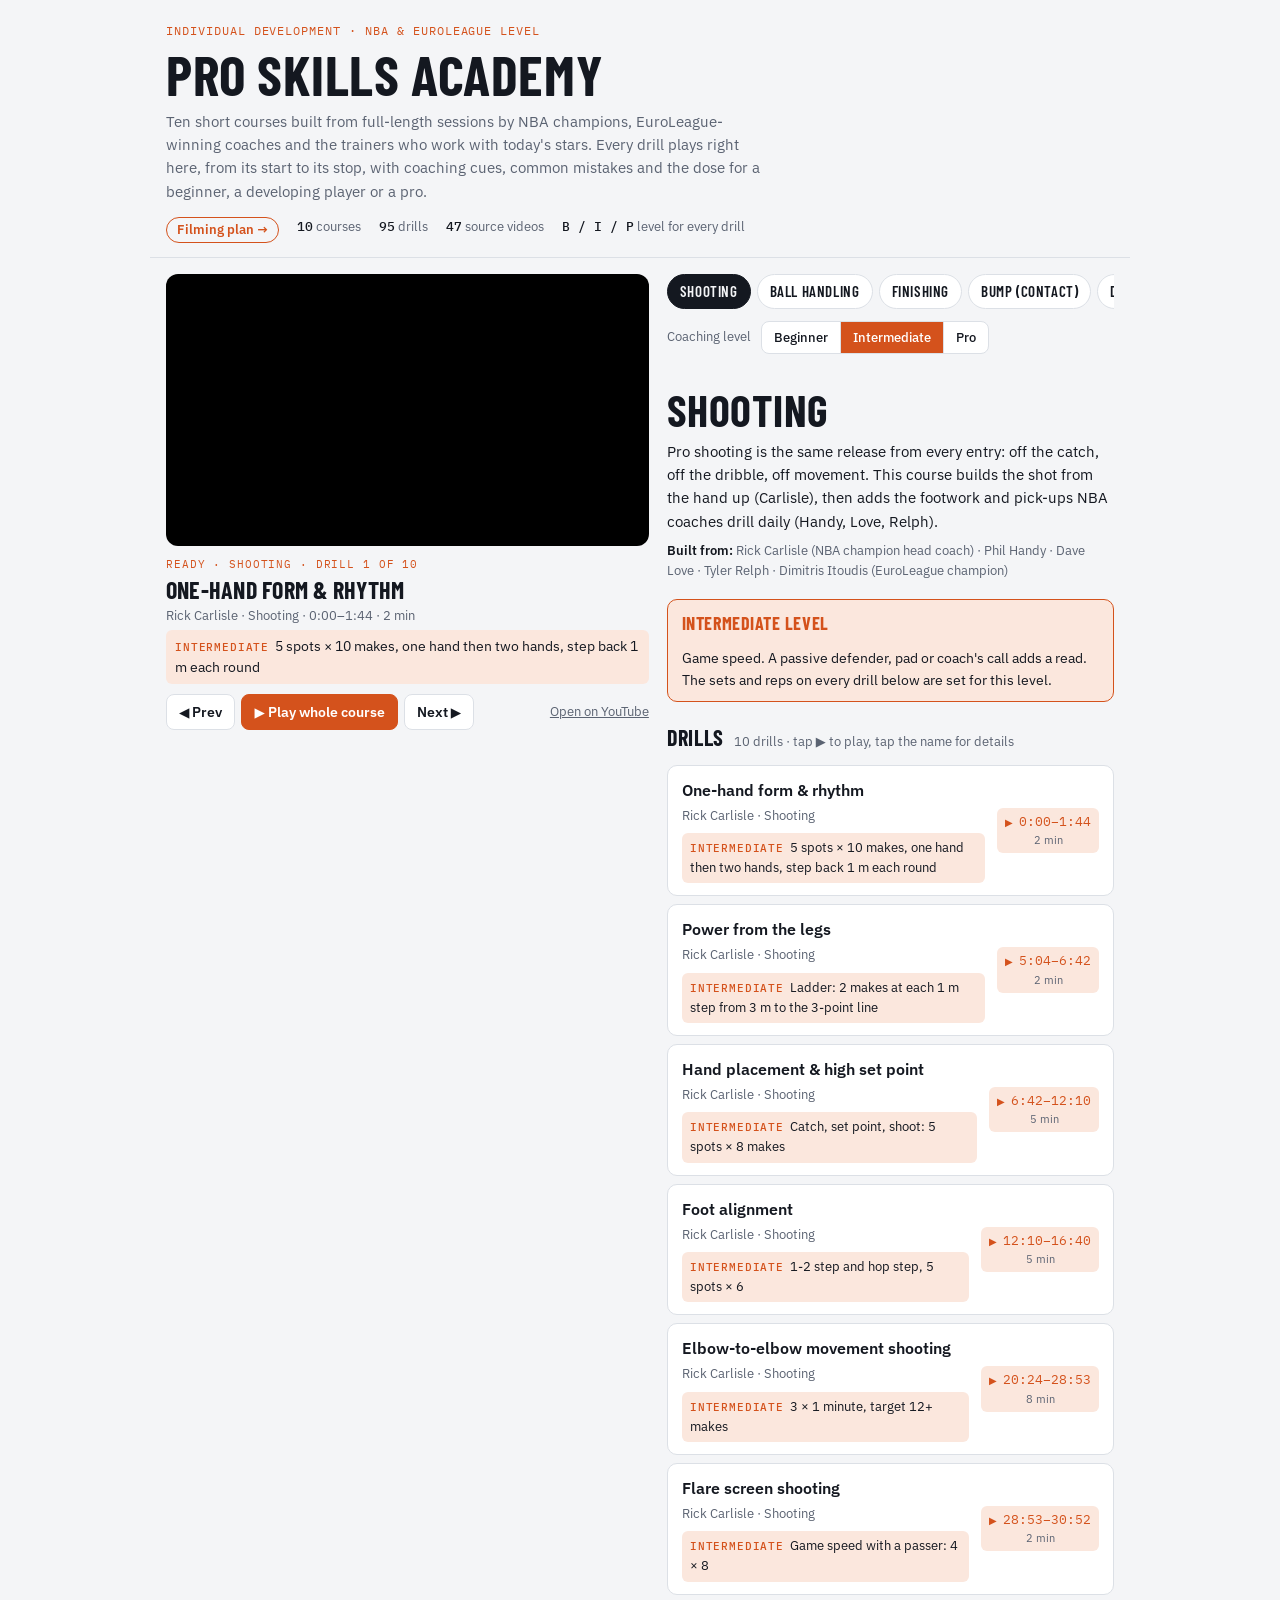
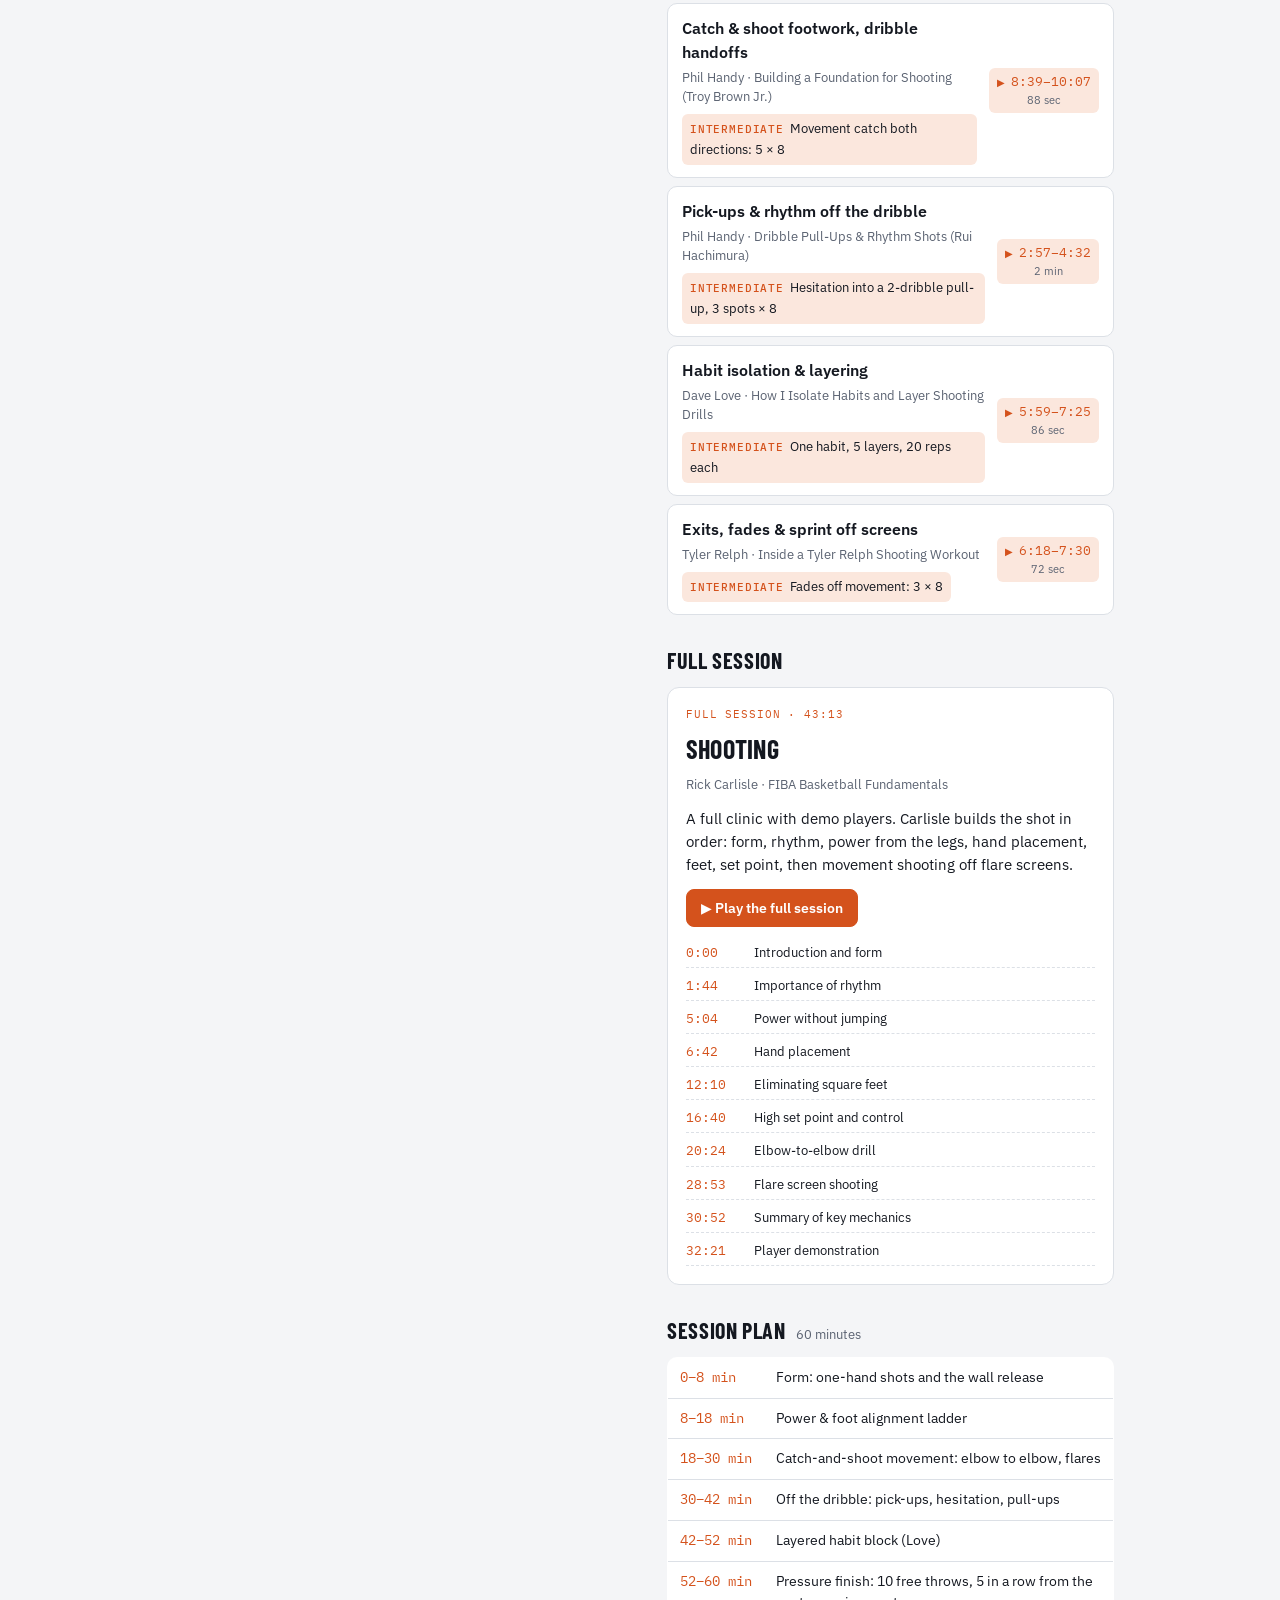
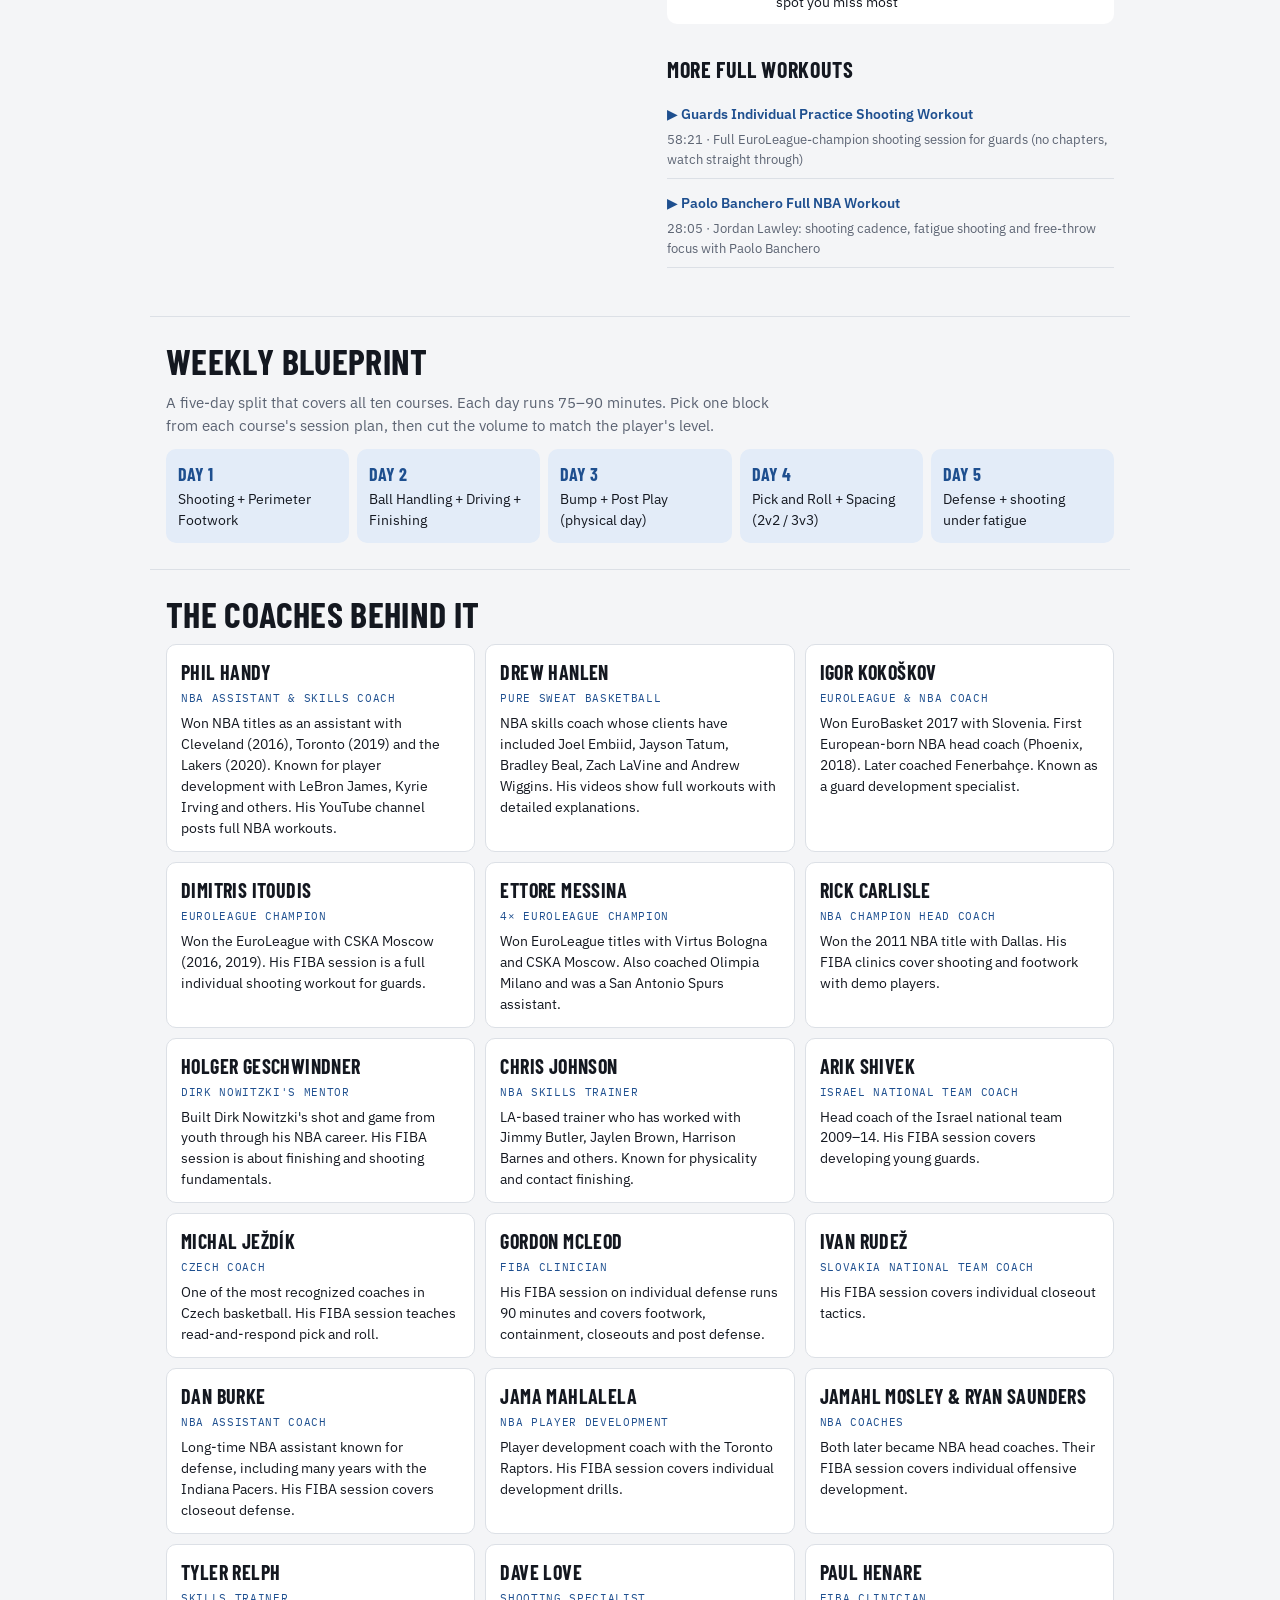
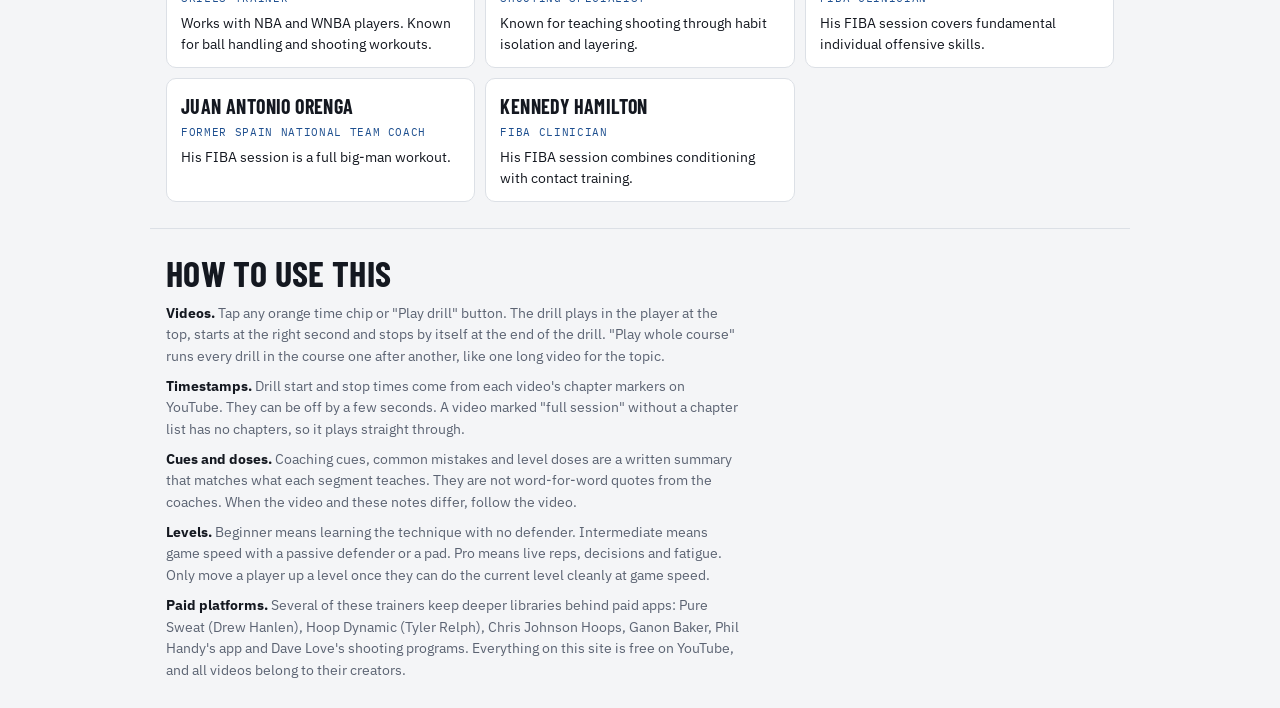
<file: index.html>
<!doctype html>
<html lang="en">
<head>
<meta charset="utf-8">
<meta name="viewport" content="width=device-width, initial-scale=1, viewport-fit=cover">
<title>Pro Skills Academy</title>
<meta name="description" content="Ten individual basketball courses built from full-length sessions by NBA and EuroLeague coaches and trainers. Every drill plays in place, from start to stop, with cues and doses by level.">
<link rel="preconnect" href="https://fonts.googleapis.com">
<link rel="preconnect" href="https://fonts.gstatic.com" crossorigin>
<link rel="stylesheet" href="https://fonts.googleapis.com/css2?family=Barlow+Condensed:wght@600;700&family=IBM+Plex+Mono:wght@500&family=IBM+Plex+Sans:wght@400;500;600&display=swap">
<link rel="stylesheet" href="style.css">
</head>
<body>
<header class="hero wrap">
  <div class="eyebrow">Individual development · NBA &amp; EuroLeague level</div>
  <h1>Pro Skills Academy</h1>
  <p class="lede">Ten short courses built from full-length sessions by NBA champions, EuroLeague-winning coaches and the trainers who work with today's stars. Every drill plays right here, from its start to its stop, with coaching cues, common mistakes and the dose for a beginner, a developing player or a pro.</p>
  <div class="facts"><a class="filmlink" href="filming.html">Filming plan →</a><span><b>10</b> courses</span><span><b id="nDrills">0</b> drills</span><span><b id="nVideos">0</b> source videos</span><span><b>B / I / P</b> level for every drill</span></div>
</header>

<div class="layout wrap">
  <aside class="stage" aria-label="Player">
    <div class="screen"><div id="yt"></div><video id="myv" playsinline controls preload="metadata" hidden></video></div>
    <div class="np" id="np"></div>
    <div class="controls">
      <button type="button" class="ctl" id="prev">◀ Prev</button>
      <button type="button" class="ctl primary" id="playCourse">▶ Play whole course</button>
      <button type="button" class="ctl" id="next">Next ▶</button>
      <span class="yt-out" id="ytOut"></span>
    </div>
  </aside>
  <div class="side">
    <nav class="rail" aria-label="Courses">
      <div class="rail-inner">
        <div class="chips" id="chips" role="tablist"></div>
        <div class="levelbar"><span>Coaching level</span>
          <div class="seg" id="seg">
            <button type="button" data-l="b">Beginner</button><button type="button" data-l="i">Intermediate</button><button type="button" data-l="p">Pro</button>
          </div>
        </div>
      </div>
    </nav>
    <main id="course" aria-live="polite"></main>
  </div>
</div>

<section class="block wrap" id="week">
  <h2>Weekly Blueprint</h2>
  <p class="why" style="margin-bottom:12px;color:var(--muted)">A five-day split that covers all ten courses. Each day runs 75–90 minutes. Pick one block from each course's session plan, then cut the volume to match the player's level.</p>
  <div class="week" id="weekGrid"></div>
</section>

<section class="block wrap" id="trainers">
  <h2>The Coaches Behind It</h2>
  <div class="trainers" id="trainerGrid"></div>
</section>

<section class="block wrap">
  <h2>How To Use This</h2>
  <div class="notes">
    <p><b style="color:var(--ink)">Videos.</b> Tap any orange time chip or "Play drill" button. The drill plays in the player at the top, starts at the right second and stops by itself at the end of the drill. "Play whole course" runs every drill in the course one after another, like one long video for the topic.</p>
    <p><b style="color:var(--ink)">Timestamps.</b> Drill start and stop times come from each video's chapter markers on YouTube. They can be off by a few seconds. A video marked "full session" without a chapter list has no chapters, so it plays straight through.</p>
    <p><b style="color:var(--ink)">Cues and doses.</b> Coaching cues, common mistakes and level doses are a written summary that matches what each segment teaches. They are not word-for-word quotes from the coaches. When the video and these notes differ, follow the video.</p>
    <p><b style="color:var(--ink)">Levels.</b> Beginner means learning the technique with no defender. Intermediate means game speed with a passive defender or a pad. Pro means live reps, decisions and fatigue. Only move a player up a level once they can do the current level cleanly at game speed.</p>
    <p><b style="color:var(--ink)">Paid platforms.</b> Several of these trainers keep deeper libraries behind paid apps: Pure Sweat (Drew Hanlen), Hoop Dynamic (Tyler Relph), Chris Johnson Hoops, Ganon Baker, Phil Handy's app and Dave Love's shooting programs. Everything on this site is free on YouTube, and all videos belong to their creators.</p>
  </div>
</section>
<script src="data.js"></script>
<script src="videos.js"></script>
<script>

let level="i";
try{level=localStorage.getItem("psa-level")||"i"}catch(e){}
const LV={b:["Beginner","Learn the technique. No defender, slow to medium speed, every rep clean."],i:["Intermediate","Game speed. A passive defender, pad or coach's call adds a read."],p:["Pro","Live reps, decisions and fatigue. Compete and keep score."]};
// Group each course's drills by source video (videos in order of first appearance, drills by time within a video),
// so a whole course plays with as few video loads, and YouTube ad breaks, as possible.
C.forEach(c=>{const order=[];c.drills.forEach(d=>{if(!order.includes(d.v))order.push(d.v)});c.drills=order.flatMap(v=>c.drills.filter(d=>d.v===v).sort((a,b)=>a.t-b.t))});
function esc(s){return String(s).replace(/[&<>"]/g,ch=>({"&":"&amp;","<":"&lt;",">":"&gt;",'"':"&quot;"}[ch]))}

// ---- Player state ----
let player=null, ready=false, pending=null;
let current="shooting", items=[], nowItem=null, auto=false;
const course=()=>C.find(x=>x.key===current)||C[0];
const drillItem=(c,i)=>{const d=c.drills[i];return {k:d.v,t:d.t,e:segEnd(d.v,d.t),name:d.n,course:c.key,di:i}};

function onYouTubeIframeAPIReady(){
  // YouTube refuses to play inside a page opened straight from the computer (file://), so explain instead of showing error 153.
  if(location.protocol==="file:"){
    document.querySelector(".screen").innerHTML=`<div class="offline"><b>The player works once the site is online</b><span>This file was opened straight from the computer, and YouTube blocks its player there (error 153). Open the site from its GitHub Pages link instead. Until then, “Open on YouTube” below still works.</span><span dir="rtl" lang="he">הנגן יעבוד כשהאתר יהיה באוויר. הקובץ נפתח ישירות מהמחשב, ויוטיוב חוסם שם את הנגן (שגיאה 153). פתחו את האתר מהקישור של GitHub Pages.</span></div>`;
    return;
  }
  const first=nowItem||drillItem(course(),0);
  player=new YT.Player("yt",{width:"100%",height:"100%",videoId:V[first.k].id,
    playerVars:{playsinline:1,rel:0,start:first.t},
    events:{
      onReady:()=>{ready=true;if(pending){load(pending,true);pending=null}},
      onStateChange:e=>{
        if(e.data!==0||!auto||!nowItem||nowItem.di==null)return;
        // Drills that end at the video's last second finish here; YouTube can also report "ended" for the previous clip while the next one loads.
        if(Date.now()-lastLoad<2500)return;
        let t=0;try{t=player.getCurrentTime()}catch(x){}
        if(nowItem.e&&t<nowItem.e-3)return;
        step(1,true)}
    }});
}
window.onYouTubeIframeAPIReady=onYouTubeIframeAPIReady;
// The YouTube API may already be loaded (fast connection or cache): start the player now instead of waiting for its callback.
if(window.YT&&YT.Player)setTimeout(()=>{if(!player)onYouTubeIframeAPIReady()},0);

let lastLoad=0;
// Each new video load can bring YouTube ads, so drills from the video already in the player only seek. Drill ends are watched by the timer below.
function load(it,play){
  lastLoad=Date.now();
  const id=it.vid||V[it.k].id;
  let cur=null;try{cur=player.getVideoData().video_id}catch(e){}
  try{
    if(play&&cur===id){player.seekTo(it.t,true);player.playVideo()}
    else{const o={videoId:id,startSeconds:it.t};play?player.loadVideoById(o):player.cueVideoById(o)}
  }catch(e){}
}
setInterval(()=>{
  if(!ready||!nowItem||!nowItem.e)return;
  let st,t;try{st=player.getPlayerState();t=player.getCurrentTime()}catch(e){return}
  if(st!==1||Date.now()-lastLoad<1500||t<nowItem.e)return;
  if(auto&&nowItem.di!=null)step(1,true);else player.pauseVideo();
},250);
// A drill plays the coach's own clip for the chosen level when one is listed in videos.js, otherwise the YouTube segment.
function playItem(it,play=true){
  if(it.di!=null){
    const c=C.find(x=>x.key===it.course),d=c.drills[it.di],mc=myClip(c.key,d,level);
    it=mc?{...it,mine:mc,t:0,e:null,vid:mc.type==="yt"?mc.id:null}:{...it,mine:null,vid:null};
  }
  nowItem=it;renderNP();markPlaying();
  const mv=document.getElementById("myv");
  if(it.mine&&it.mine.type==="file"){
    showMine(true);try{player&&player.pauseVideo()}catch(e){}
    if(mv.getAttribute("src")!==it.mine.url)mv.src=it.mine.url;
    mv.currentTime=0;if(play)mv.play().catch(()=>{});
    return;
  }
  showMine(false);if(!mv.paused)mv.pause();
  if(!ready){pending=play?it:null;return}
  load(it,play);
}
function showMine(on){
  document.getElementById("myv").hidden=!on;
  try{const f=player&&player.getIframe&&player.getIframe();if(f)f.style.display=on?"none":""}catch(e){}
}
document.getElementById("myv").addEventListener("ended",()=>{if(auto&&nowItem&&nowItem.di!=null)step(1,true)});
function step(dir,play){
  const c=C.find(x=>x.key===(nowItem&&nowItem.course)||current)||course();
  let i=(nowItem&&nowItem.di!=null&&nowItem.course===c.key)?nowItem.di+dir:(dir>0?0:c.drills.length-1);
  if(i<0)i=0;
  if(i>=c.drills.length){auto=false;syncAuto();return}
  if(c.key!==current)show(c.key,false);
  playItem(drillItem(c,i),play);
  const el=document.querySelectorAll("details.drill")[i];if(el&&play&&auto){el.scrollIntoView({block:"nearest",behavior:"smooth"})}
}
function renderNP(){
  const it=nowItem||drillItem(course(),0),v=V[it.k],c=C.find(x=>x.key===it.course);
  const d=it.di!=null&&c?c.drills[it.di]:null;
  const range=it.e?`${fmt(it.t)}–${fmt(it.e)} · ${mins(it.e-it.t)}`:`from ${fmt(it.t)} · full video`;
  const meta=it.mine?`Your clip · ${LV[level][0]} level`:`${esc(v.who)} · ${esc(v.title)} · ${range}`;
  let h=`<div class="tag">${nowItem?"Now playing":"Ready"}${c?` · ${esc(c.name)}`:""}${d?` · drill ${it.di+1} of ${c.drills.length}`:""}</div><h3>${esc(it.name)}</h3><div class="meta">${meta}</div>`;
  if(d)h+=`<div class="npdose"><b>${LV[level][0]}</b>${esc(d.lv[level])}</div>`;
  document.getElementById("np").innerHTML=h;
  const out=it.mine?(it.mine.type==="file"?{href:it.mine.url,label:"Open video file"}:{href:`https://www.youtube.com/watch?v=${it.mine.id}`,label:"Open on YouTube"}):{href:url(it.k,it.t),label:"Open on YouTube"};
  document.getElementById("ytOut").innerHTML=`<a href="${esc(out.href)}" target="_blank" rel="noopener">${out.label}</a>`;
}
function markPlaying(){
  document.querySelectorAll("details.drill").forEach((el,i)=>el.classList.toggle("playing",!!nowItem&&nowItem.course===current&&nowItem.di===i));
}
function syncAuto(){const b=document.getElementById("playCourse");b.setAttribute("aria-pressed",auto);b.textContent=auto?"❚❚ Stop course mode":"▶ Play whole course";b.classList.toggle("primary",!auto)}
document.getElementById("prev").onclick=()=>step(-1,true);
document.getElementById("next").onclick=()=>step(1,true);
document.getElementById("playCourse").onclick=()=>{
  auto=!auto;syncAuto();
  if(auto){const keep=nowItem&&nowItem.di!=null&&nowItem.course===current;playItem(keep?nowItem:drillItem(course(),0),true)}
};

// ---- Course rendering ----
const chips=document.getElementById("chips");
C.forEach(c=>{const b=document.createElement("button");b.className="chip";b.textContent=c.name;b.setAttribute("role","tab");b.dataset.k=c.key;b.onclick=()=>show(c.key,true);chips.appendChild(b)});
document.querySelectorAll("#seg button").forEach(b=>b.onclick=()=>{level=b.dataset.l;try{localStorage.setItem("psa-level",level)}catch(e){}
  const open=[...document.querySelectorAll("details.drill")].map(x=>x.open);
  show(current,false);
  document.querySelectorAll("details.drill").forEach((x,i)=>{if(open[i])x.open=true});
  renderNP();
});
function setLevel(){document.querySelectorAll("#seg button").forEach(b=>b.setAttribute("aria-pressed",b.dataset.l===level));document.querySelectorAll(".lv").forEach(el=>el.classList.toggle("on",el.dataset.l===level))}

function show(k,scroll){
  const c=C.find(x=>x.key===k)||C[0];
  current=c.key;items=[];
  const add=it=>{items.push(it);return items.length-1};
  chips.querySelectorAll(".chip").forEach(b=>b.setAttribute("aria-selected",b.dataset.k===c.key));
  const f=c.feature,fv=V[f.v];
  let h=`<div class="course-head"><h2>${esc(c.name)}</h2><p class="why">${esc(c.why)}</p><div class="leads"><b>Built from:</b> ${esc(c.leads)}</div></div>`;
  h+=`<div class="lvnote"><b>${LV[level][0]} level</b><span>${esc(LV[level][1])} The sets and reps on every drill below are set for this level.</span></div>`;
  h+=`<h4 class="sec" style="margin-top:0">Drills <small>${c.drills.length} drills · tap ▶ to play, tap the name for details</small></h4><div class="drills">`;
  c.drills.forEach((d,i)=>{const v=V[d.v],e=segEnd(d.v,d.t);
    const ix=add({k:d.v,t:d.t,e,name:d.n,course:c.key,di:i});
    const mc=myClip(c.key,d,level);
    const range=mc?"Your clip":e?`${fmt(d.t)}–${fmt(e)}`:`from ${fmt(d.t)}`;
    h+=`<details class="drill"><summary><span class="dname">${esc(d.n)}${mc?`<span class="mine">Your video</span>`:""}</span><span class="dsrc">${mc?`Your clip · ${LV[level][0]} level`:`${esc(v.who)} · ${esc(v.title)}`}</span><span class="ddose"><b>${LV[level][0]}</b>${esc(d.lv[level])}</span><button type="button" class="dtime" data-i="${ix}" aria-label="Play ${esc(d.n)}">${range}${e&&!mc?`<small>${mins(e-d.t)}</small>`:""}</button></summary><div class="dbody"><p>${esc(d.d)}</p><div class="links"><button type="button" class="btn" data-i="${ix}">▶ ${mc?"Play your clip":`Play drill <span class="clock">${range}</span>`}</button>`;
    (d.also||[]).forEach(([k2,t2])=>{const e2=segEnd(k2,t2);const j=add({k:k2,t:t2,e:e2,name:`${d.n} · ${k2===d.v?"part 2":V[k2].who}`,course:c.key});h+=`<button type="button" class="btn ghost" data-i="${j}">${esc(k2===d.v?"Also":V[k2].who)} <span class="clock">${fmt(t2)}${e2?`–${fmt(e2)}`:""}</span></button>`});
    h+=`</div><div class="cols"><div><h5>Coaching cues</h5><ul>${d.c.map(x=>`<li>${esc(x)}</li>`).join("")}</ul></div><div><h5>Common mistakes</h5><ul class="bad">${d.m.map(x=>`<li>${esc(x)}</li>`).join("")}</ul></div></div><div><div class="dose" role="group" aria-label="Dose by level">`+[["b","Beginner"],["i","Intermediate"],["p","Pro"]].map(([l,n])=>`<div class="lv" data-l="${l}"><b>${n}</b>${esc(d.lv[l])}</div>`).join("")+`</div></div></div></details>`;
  });
  h+=`</div>`;
  const fi=add({k:f.v,t:0,e:null,name:`Full session: ${fv.title}`,course:c.key});
  h+=`<h4 class="sec">Full session</h4><div class="feature"><div class="tag">Full session · ${esc(fv.len)}</div><h3>${esc(fv.title)}</h3><div class="meta">${esc(fv.who)} · ${esc(fv.src)}</div><p>${esc(f.note)}</p><button type="button" class="btn" data-i="${fi}">▶ Play the full session</button>`;
  if(f.ch&&f.ch.length){h+=`<ul class="chapters">`+f.ch.map(([t,n],j)=>{const nx=f.ch[j+1]?f.ch[j+1][0]:segEnd(f.v,t);const ci=add({k:f.v,t,e:nx||null,name:n,course:c.key});return `<li><button type="button" data-i="${ci}"><span>${fmt(t)}</span><span>${esc(n)}</span></button></li>`}).join("")+`</ul>`}
  h+=`</div>`;
  h+=`<h4 class="sec">Session plan <small>60 minutes</small></h4><div class="tablewrap"><table class="plan"><tbody>${c.plan.map(([t,b])=>`<tr><td>${t} min</td><td>${esc(b)}</td></tr>`).join("")}</tbody></table></div>`;
  if(c.more&&c.more.length){h+=`<h4 class="sec">More full workouts</h4><ul class="more">`+c.more.map(m=>{const k2=m[0],t2=typeof m[1]==="number"?m[1]:0,note=typeof m[1]==="number"?m[2]:m[1];const mi=add({k:k2,t:t2,e:null,name:V[k2].title,course:c.key});return `<li><button type="button" class="linkbtn" data-i="${mi}">▶ ${esc(V[k2].title)}</button><span>${esc(V[k2].len)} · ${esc(note)}</span></li>`}).join("")+`</ul>`}
  const root=document.getElementById("course");
  root.innerHTML=h;
  setLevel();markPlaying();
  try{history.replaceState(null,"","#"+c.key)}catch(e){}
  if(scroll){(window.innerWidth<960?root:document.querySelector(".side")).scrollIntoView({behavior:"smooth",block:"start"})}
  if(!nowItem){renderNP();if(ready)load(drillItem(c,0),false)}
}
document.getElementById("course").addEventListener("click",e=>{
  const b=e.target.closest("[data-i]");if(!b)return;
  e.preventDefault();
  const it=items[+b.dataset.i];if(!it)return;
  if(it.di==null&&auto){auto=false;syncAuto()}
  playItem(it,true);
  if(window.innerWidth<960)document.querySelector(".stage").scrollIntoView({block:"nearest"});
});

document.getElementById("nDrills").textContent=C.reduce((a,c)=>a+c.drills.length,0);
document.getElementById("nVideos").textContent=Object.keys(V).length;
document.getElementById("trainerGrid").innerHTML=T.map(([n,r,d])=>`<div class="trainer"><h3>${esc(n)}</h3><div class="role">${esc(r)}</div><p>${esc(d)}</p></div>`).join("");
document.getElementById("weekGrid").innerHTML=W.map(([d,t])=>`<div class="day"><b>${d}</b>${esc(t)}</div>`).join("");
const start=(location.hash||"").slice(1);
show(C.some(c=>c.key===start)?start:"shooting",false);
syncAuto();
</script>
<script src="https://www.youtube.com/iframe_api"></script>
</body>
</html>
</file>
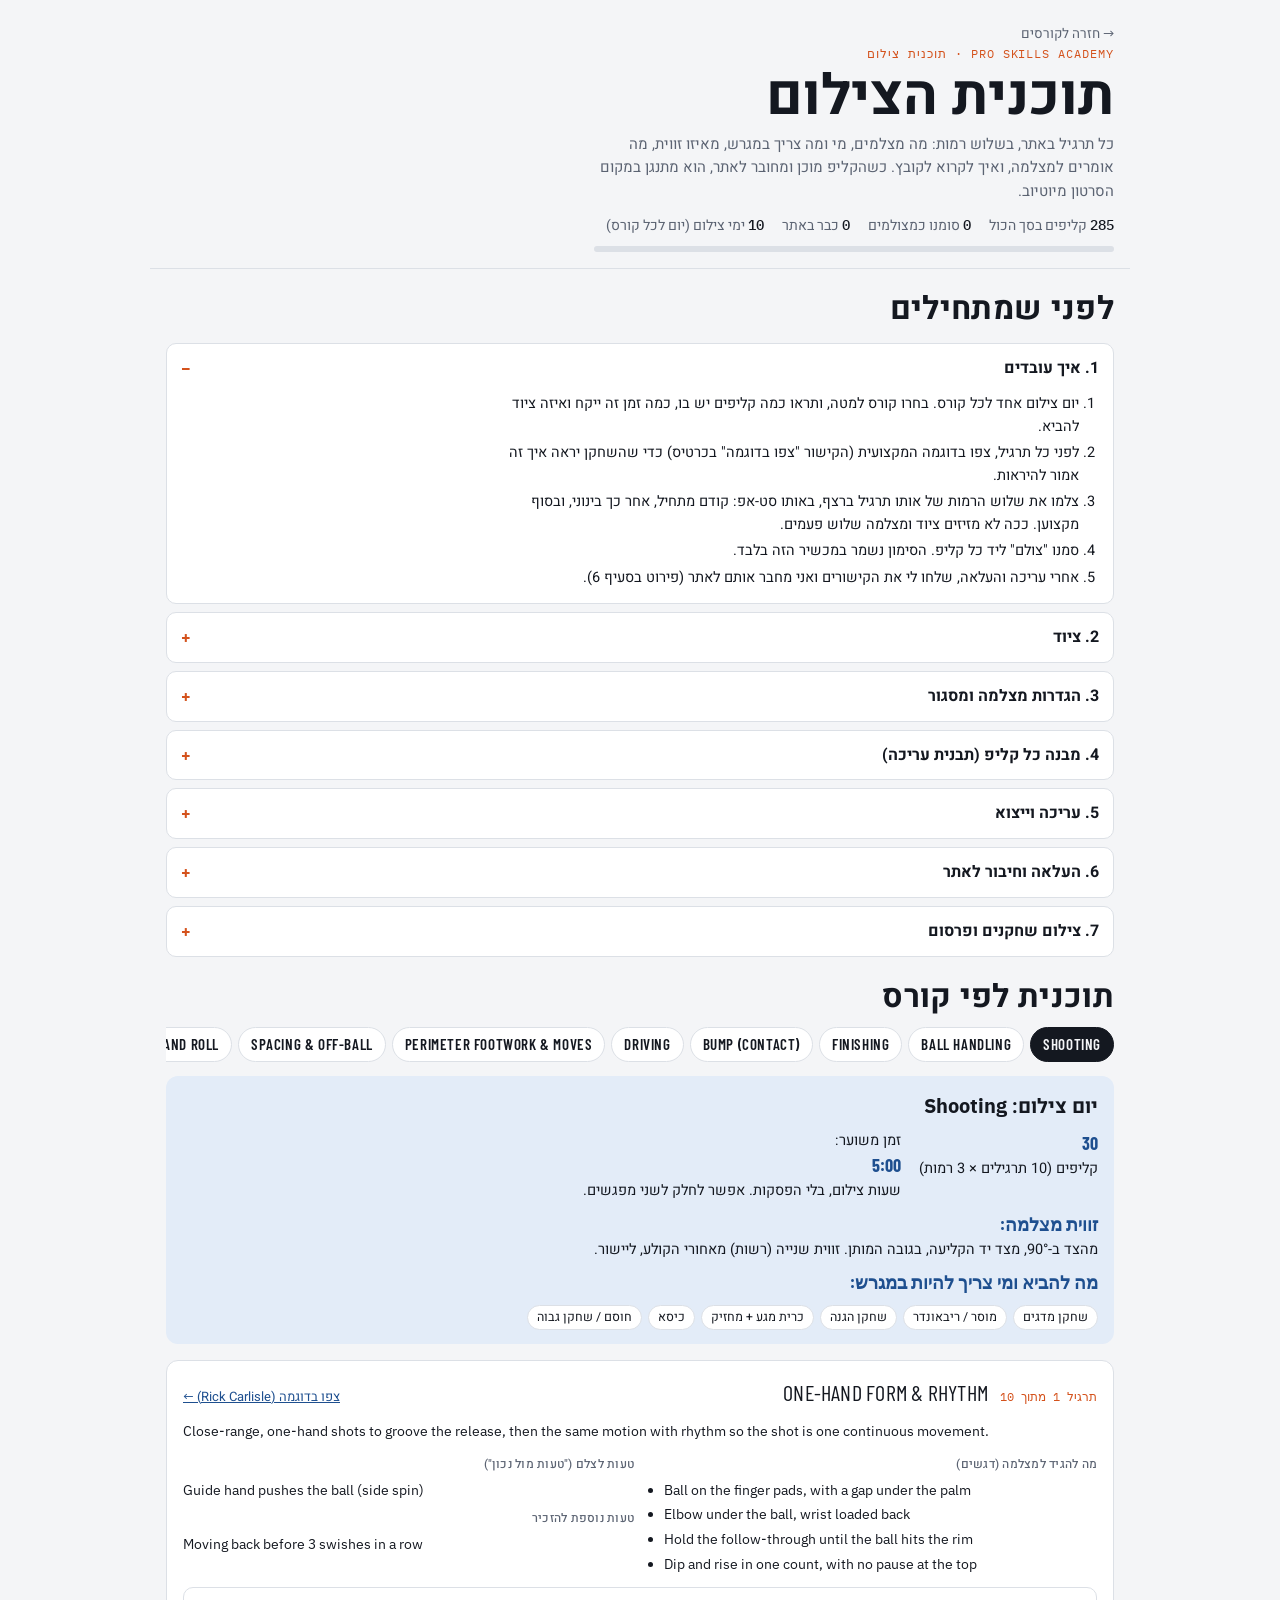
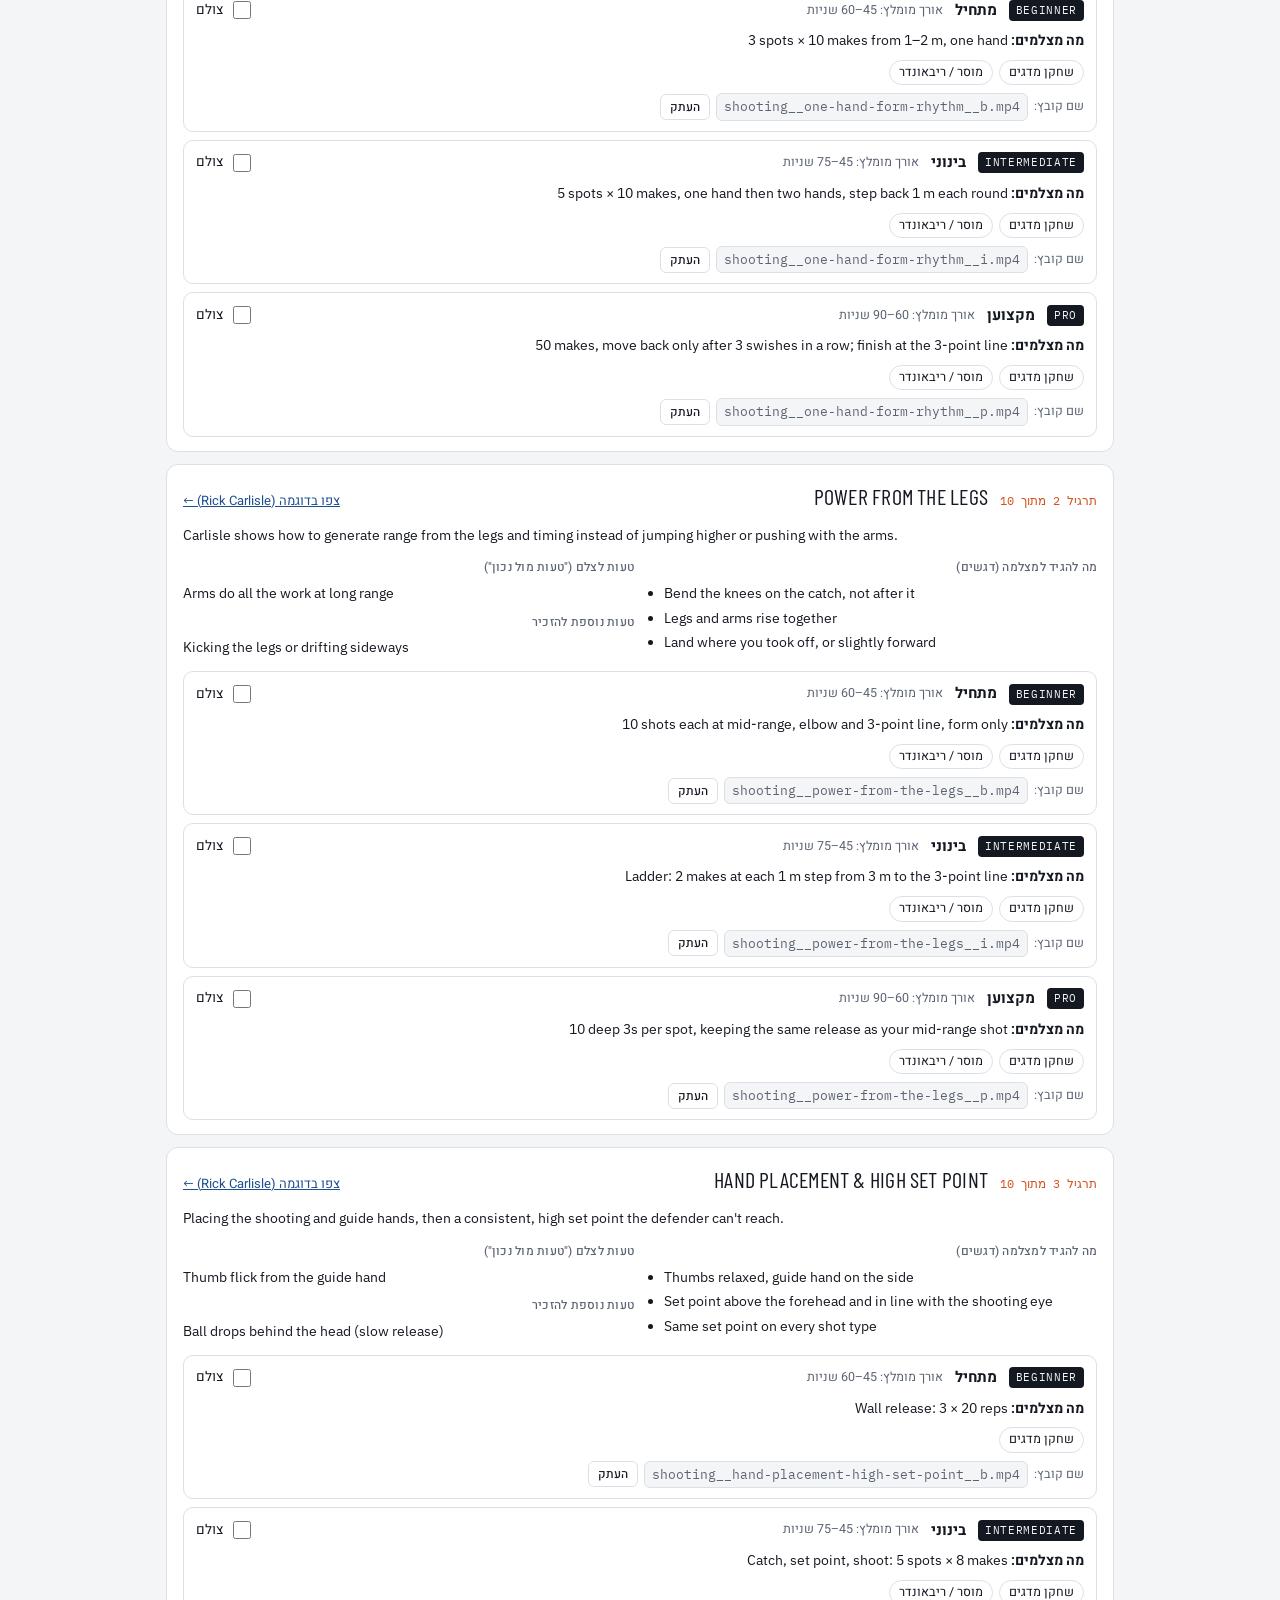
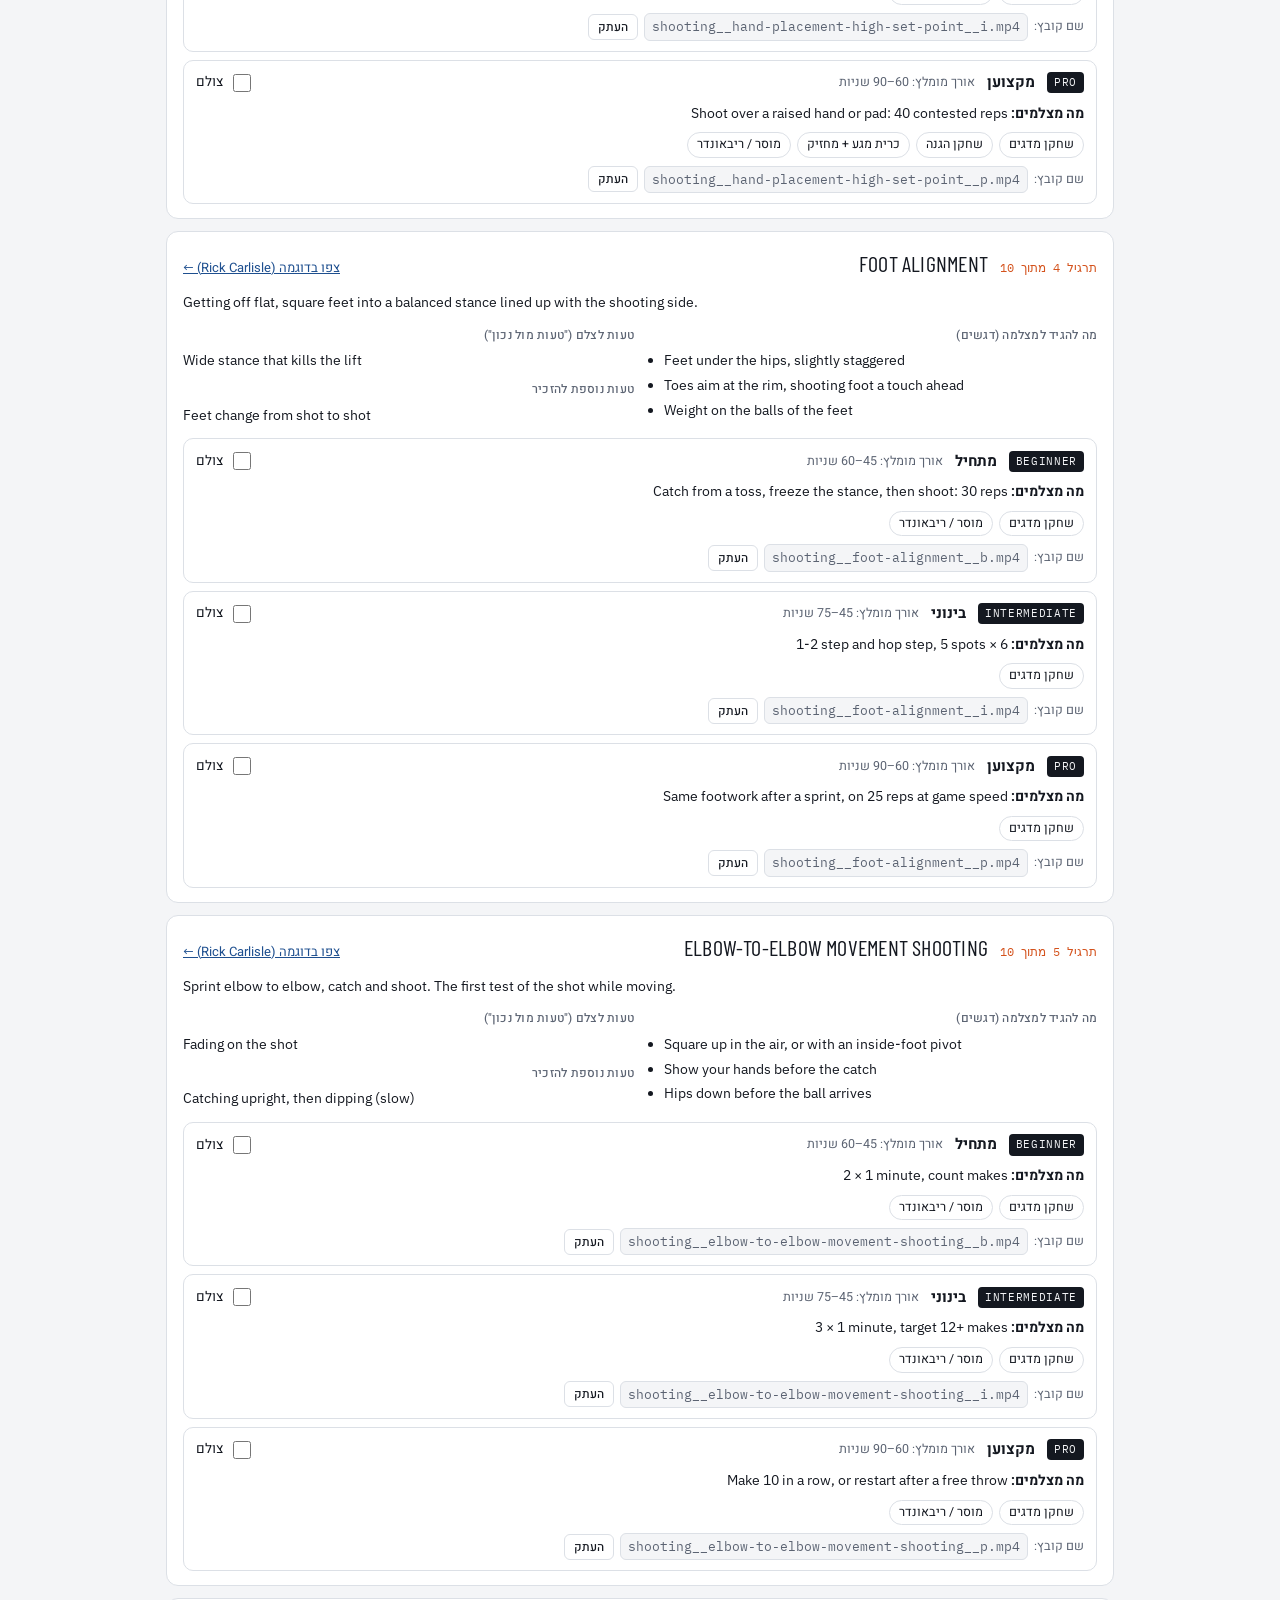
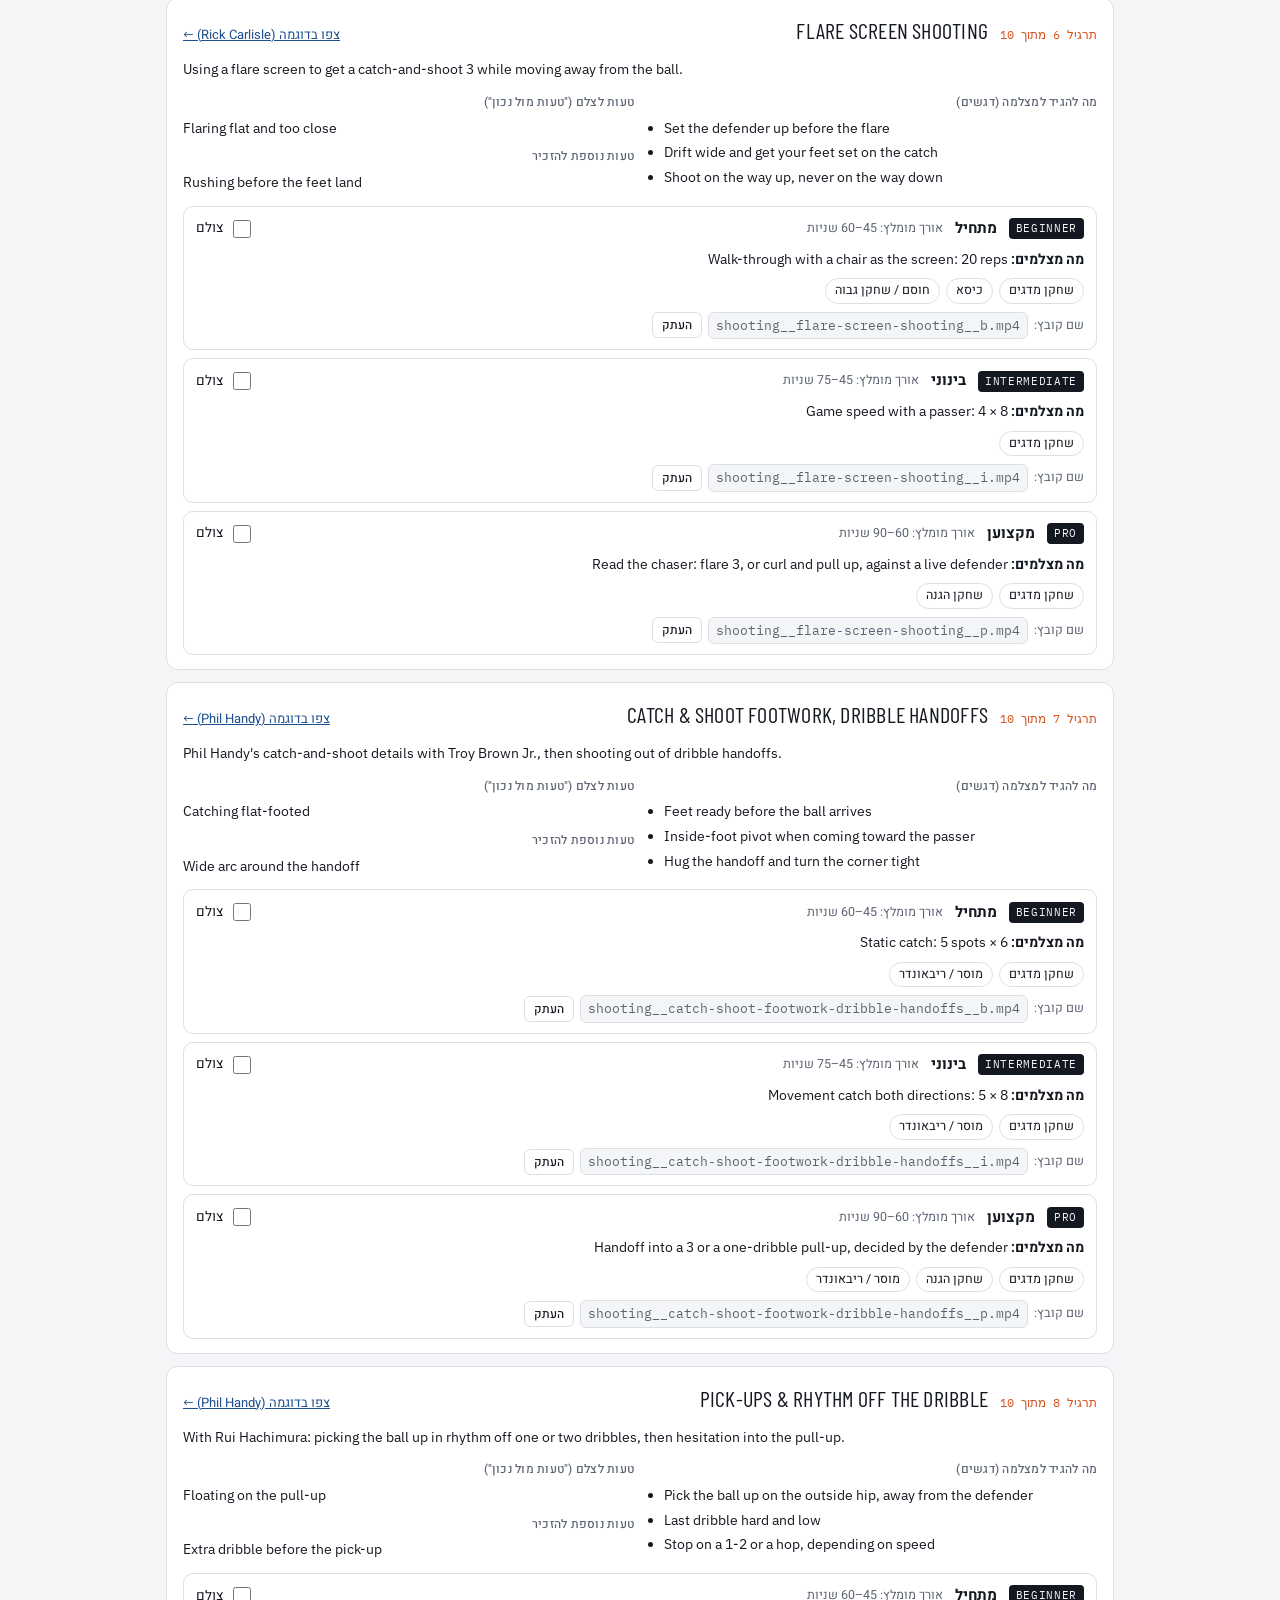
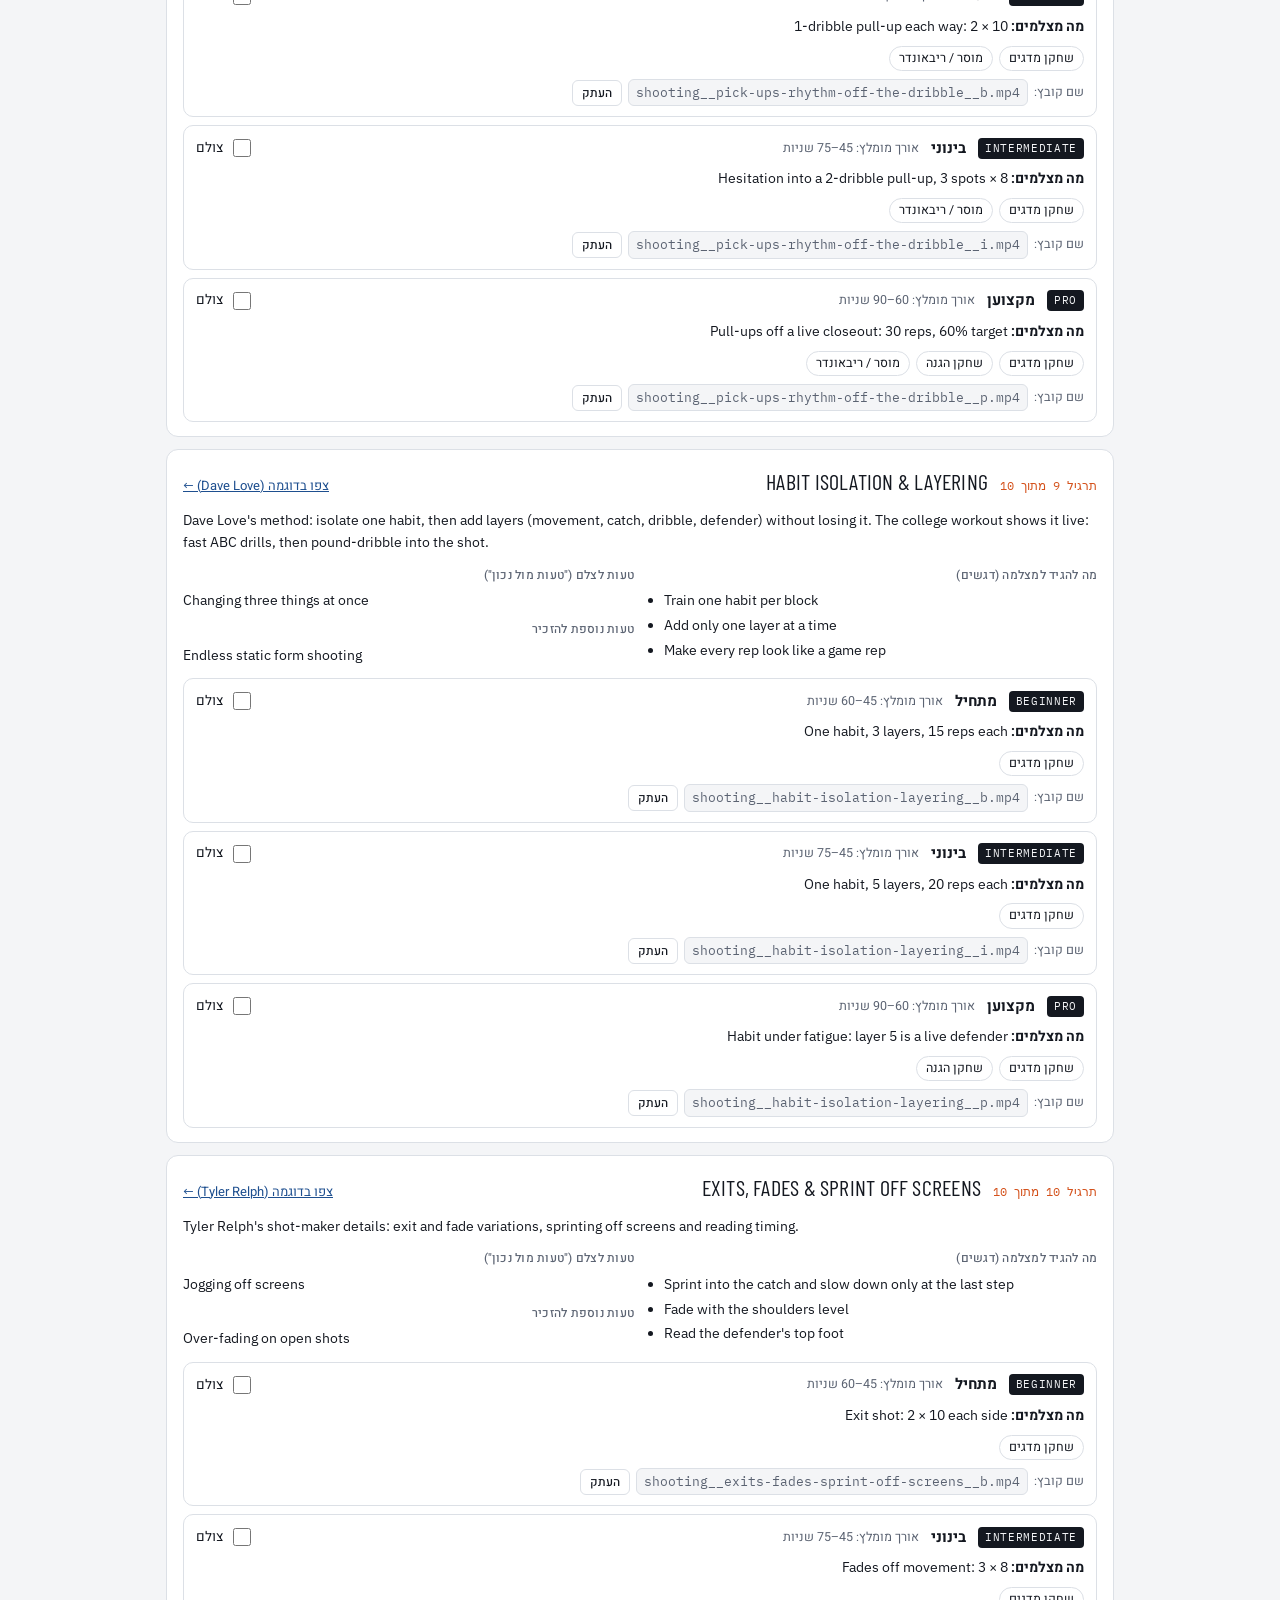
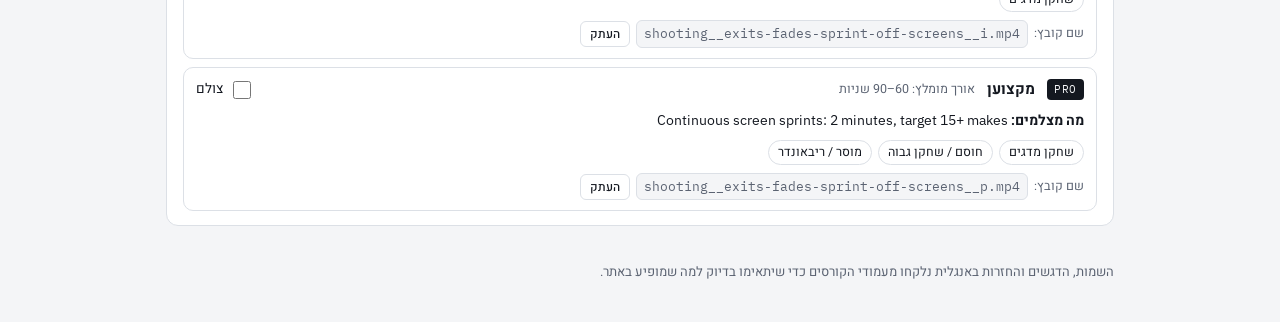
<file: filming.html>
<!doctype html>
<html lang="he" dir="rtl">
<head>
<meta charset="utf-8">
<meta name="viewport" content="width=device-width, initial-scale=1, viewport-fit=cover">
<title>Pro Skills Academy · תוכנית צילום</title>
<meta name="description" content="תוכנית צילום לכל 95 התרגילים בשלוש רמות: מה לצלם, איזה ציוד, מאיזו זווית, מה להגיד, ושם הקובץ.">
<link rel="preconnect" href="https://fonts.googleapis.com">
<link rel="preconnect" href="https://fonts.gstatic.com" crossorigin>
<link rel="stylesheet" href="https://fonts.googleapis.com/css2?family=Barlow+Condensed:wght@600;700&family=Heebo:wght@400;500;700&family=IBM+Plex+Mono:wght@500&family=IBM+Plex+Sans:wght@400;500;600&display=swap">
<link rel="stylesheet" href="style.css">
<style>
body{font-family:"Heebo",var(--body);margin:0}
.en{direction:ltr;text-align:left;unicode-bidi:isolate;font-family:var(--body)}
header.hero{padding-block:22px 16px}
.back{font-size:13.5px;color:var(--muted);text-decoration:none}
.back:hover{color:var(--accent)}
.hero h1{font-family:"Heebo",var(--display);font-weight:700;text-transform:none;font-size:clamp(32px,6vw,48px);letter-spacing:0}
.progress{display:flex;flex-wrap:wrap;gap:8px 18px;margin-top:12px;font-size:14px;color:var(--muted)}
.progress b{color:var(--ink);font-family:var(--mono);font-weight:500}
.bar{height:6px;border-radius:99px;background:var(--line);overflow:hidden;margin-top:10px;max-width:520px}
.bar i{display:block;height:100%;background:var(--accent);width:0}
.guide{display:grid;gap:8px;padding-block:18px}
.guide details{background:var(--surface);border:1px solid var(--line);border-radius:10px}
.guide summary{cursor:pointer;padding:12px 14px;font-weight:700;font-size:16px;list-style:none;display:flex;justify-content:space-between;gap:10px}
.guide summary::-webkit-details-marker{display:none}
.guide summary::after{content:"+";color:var(--accent);font-family:var(--mono)}
.guide details[open] summary::after{content:"−"}
.guide .gb{padding:0 14px 14px;display:grid;gap:8px;font-size:14.5px;max-width:78ch}
.guide .gb p{margin:0}
.guide ul,.guide ol{margin:0;padding-inline-start:20px;display:grid;gap:4px}
.tl{display:grid;grid-template-columns:auto 1fr;gap:6px 12px;font-size:14px}
.tl span:nth-child(odd){font-family:var(--mono);color:var(--accent);direction:ltr;text-align:left;white-space:nowrap}
code,.mono{font-family:var(--mono);font-size:12.5px;direction:ltr;unicode-bidi:isolate}
h2.sec{font-family:"Heebo",var(--display);font-size:clamp(24px,4.5vw,32px);margin:6px 0 10px}
.rail{position:static;border:0;background:transparent}
.rail-inner{padding-block:4px 12px}
.day{background:var(--court-soft);border-radius:12px;padding:14px 16px;display:grid;gap:8px;margin-bottom:16px;font-size:14.5px}
.day h3{margin:0;font-size:20px}
.day .row{display:flex;flex-wrap:wrap;gap:6px 18px}
.day b{color:var(--court)}
.chipsline{display:flex;flex-wrap:wrap;gap:6px}
.need{font-size:12.5px;background:var(--surface);border:1px solid var(--line);border-radius:999px;padding:2px 9px}
.drillcard{background:var(--surface);border:1px solid var(--line);border-radius:12px;padding:14px 16px;display:grid;gap:12px;margin-bottom:12px;min-width:0}
.dhead{display:flex;flex-wrap:wrap;align-items:baseline;gap:6px 12px}
.dnum{font-family:var(--mono);font-size:12px;color:var(--accent)}
.dtitle{font-family:var(--display);font-size:22px;text-transform:uppercase;letter-spacing:.01em}
.ref{font-size:13px;margin-inline-start:auto}
.two{display:grid;grid-template-columns:1fr 1fr;gap:12px}
@media (max-width:700px){.two{grid-template-columns:1fr}}
.box h5{margin:0 0 6px;font-size:12px;color:var(--muted);font-weight:500;letter-spacing:.02em}
.box ul{margin:0;padding-inline-start:18px;display:grid;gap:3px;font-size:14px}
.box p{margin:0;font-size:14px}
.levels{display:grid;gap:8px}
.lvrow{border:1px solid var(--line);border-radius:10px;padding:10px 12px;display:grid;gap:8px;min-width:0}
.lvrow.done{border-color:var(--accent);background:var(--accent-soft)}
.lvtop{display:flex;flex-wrap:wrap;align-items:center;gap:8px 12px}
.lvbadge{font-family:var(--mono);font-size:11px;letter-spacing:.06em;text-transform:uppercase;background:var(--ink);color:var(--bg);border-radius:4px;padding:2px 7px;direction:ltr}
.len{font-size:12.5px;color:var(--muted)}
.onsite{font-size:12px;font-weight:700;color:var(--accent)}
.check{margin-inline-start:auto;display:flex;align-items:center;gap:6px;font-size:13.5px;cursor:pointer;user-select:none}
.check input{width:18px;height:18px;accent-color:var(--accent)}
.what{font-size:14px}
.fname{display:flex;flex-wrap:wrap;gap:6px;align-items:center;font-size:12.5px;color:var(--muted)}
.fname code{background:var(--bg);border:1px solid var(--line);border-radius:6px;padding:3px 7px;overflow-wrap:anywhere}
.copy{font:500 12px "Heebo",var(--body);border:1px solid var(--line);background:var(--surface);color:var(--ink);border-radius:6px;padding:3px 9px;cursor:pointer}
.copy:focus-visible,.check input:focus-visible{outline:2px solid var(--accent);outline-offset:2px}
footer{padding-block:24px 40px;color:var(--muted);font-size:13px}
</style>
</head>
<body>
<header class="hero wrap">
  <a class="back" href="index.html">→ חזרה לקורסים</a>
  <div class="eyebrow">Pro Skills Academy · תוכנית צילום</div>
  <h1>תוכנית הצילום</h1>
  <p class="lede">כל תרגיל באתר, בשלוש רמות: מה מצלמים, מי ומה צריך במגרש, מאיזו זווית, מה אומרים למצלמה, ואיך לקרוא לקובץ. כשהקליפ מוכן ומחובר לאתר, הוא מתנגן במקום הסרטון מיוטיוב.</p>
  <div class="progress"><span><b id="pTotal">0</b> קליפים בסך הכול</span><span><b id="pFilmed">0</b> סומנו כמצולמים</span><span><b id="pSite">0</b> כבר באתר</span><span><b>10</b> ימי צילום (יום לכל קורס)</span></div>
  <div class="bar"><i id="pBar"></i></div>
</header>

<section class="wrap guide" aria-label="מדריך הפקה">
  <h2 class="sec">לפני שמתחילים</h2>

  <details open><summary>1. איך עובדים</summary><div class="gb">
    <ol>
      <li>יום צילום אחד לכל קורס. בחרו קורס למטה, ותראו כמה קליפים יש בו, כמה זמן זה ייקח ואיזה ציוד להביא.</li>
      <li>לפני כל תרגיל, צפו בדוגמה המקצועית (הקישור "צפו בדוגמה" בכרטיס) כדי שהשחקן יראה איך זה אמור להיראות.</li>
      <li>צלמו את שלוש הרמות של אותו תרגיל ברצף, באותו סט-אפ: קודם מתחיל, אחר כך בינוני, ובסוף מקצוען. ככה לא מזיזים ציוד ומצלמה שלוש פעמים.</li>
      <li>סמנו "צולם" ליד כל קליפ. הסימון נשמר במכשיר הזה בלבד.</li>
      <li>אחרי עריכה והעלאה, שלחו לי את הקישורים ואני מחבר אותם לאתר (פירוט בסעיף 6).</li>
    </ol>
  </div></details>

  <details><summary>2. ציוד</summary><div class="gb">
    <ul>
      <li><b>טלפון + חצובה.</b> מצלמה יציבה זה הדבר הכי חשוב. חצובה עם תפס לטלפון בגובה של לפחות 1.5 מטר.</li>
      <li><b>מיקרופון דש אלחוטי לטלפון.</b> בלעדיו ההסברים באולם נשמעים עם הד ורעש כדורים.</li>
      <li><b>טלפון שני (רשות)</b> לזווית נוספת, למשל מאחורי הקולע בתרגילי קליעה.</li>
      <li><b>ציוד מגרש:</b> 3–4 כדורים, קונוסים, כרית מגע (pad) לתרגילי מגע, וגומיית התנגדות לתרגילי צעד ראשון. כל כרטיס תרגיל מפרט מה צריך.</li>
    </ul>
  </div></details>

  <details><summary>3. הגדרות מצלמה ומסגור</summary><div class="gb">
    <ul>
      <li><b>תמיד לרוחב</b>, אף פעם לא לאורך.</li>
      <li><b>1080p ב-60 פריימים לשנייה.</b> זה מאפשר הילוך איטי חלק פי 2 בעריכה.</li>
      <li><b>נעילת פוקוס וחשיפה</b> (לחיצה ארוכה על המסך), כדי שהתמונה לא תקפוץ כשהשחקן זז.</li>
      <li><b>מצב טיסה</b> בזמן צילום, כדי ששיחה לא תעצור את ההקלטה.</li>
      <li><b>מסגור:</b> כל הגוף של השחקן, הכדור, והטבעת כשהיא חלק מהתרגיל. המצלמה לא זזה. רקע נקי ככל האפשר.</li>
      <li>הזווית המומלצת לכל קורס מופיעה בכרטיס יום הצילום.</li>
    </ul>
  </div></details>

  <details><summary>4. מבנה כל קליפ (תבנית עריכה)</summary><div class="gb">
    <p>אותו מבנה לכל 285 הקליפים, כך שהשחקנים יודעים מה לצפות. אורך: 45–90 שניות.</p>
    <div class="tl">
      <span>0:00–0:03</span><span>כותרת: שם התרגיל + הרמה (למשל: Floater progression · Beginner).</span>
      <span>0:03–0:15</span><span>המאמן מסביר מול המצלמה: למה התרגיל, ו-2–3 דגשים מהכרטיס.</span>
      <span>0:15–0:45</span><span>ביצוע במהירות אמיתית, 2–3 חזרות נקיות.</span>
      <span>0:45–0:55</span><span>הילוך איטי של הרגע החשוב (השחרור, הצעד, המגע).</span>
      <span>0:55–1:05</span><span>טעות נפוצה מול ביצוע נכון. הטעות לצילום כתובה בכרטיס.</span>
      <span>סוף</span><span>כרטיס סיום עם הסטים והחזרות של הרמה (מופיעים בכרטיס תחת "מה מצלמים").</span>
    </div>
  </div></details>

  <details><summary>5. עריכה וייצוא</summary><div class="gb">
    <ul>
      <li><b>תוכנות חינמיות:</b> CapCut (הכי פשוט, גם בטלפון) או DaVinci Resolve (במחשב).</li>
      <li><b>ייצוא:</b> MP4, ‏1080p, ‏30 פריימים לשנייה. קליף של דקה יוצא בערך 50–70MB.</li>
      <li><b>שם הקובץ:</b> בדיוק כמו שכתוב בכרטיס (למשל <code>shooting__floater-progression__b.mp4</code>). יש כפתור "העתק" ליד כל שם.</li>
      <li>כתוביות עם הדגשים העיקריים עוזרות לשחקנים שצופים בלי קול.</li>
    </ul>
  </div></details>

  <details><summary>6. העלאה וחיבור לאתר</summary><div class="gb">
    <p>יש שלוש דרכים. בכל אחת מהן הסרטונים שלכם יתנגנו באתר במקום הסרטונים מיוטיוב:</p>
    <ul>
      <li><b>Bunny Stream (מומלץ):</b> אחסון וידאו זול מאוד, כמה דולרים בחודש לספרייה כזאת, בלי פרסומות. מעלים את הקבצים לספרייה אחת ושולחים לי את כתובת הספרייה.</li>
      <li><b>Vimeo:</b> בלי פרסומות. לספרייה בגודל כזה צריך חבילה בתשלום.</li>
      <li><b>ערוץ יוטיוב שלכם:</b> חינם, אבל יוטיוב עלול להציג פרסומות גם על סרטונים שלכם. שולחים לי את הקישורים.</li>
    </ul>
    <p>את החיבור לאתר אני עושה: שלחו לי את הקישורים (או את כתובת הספרייה), ואני מוסיף אותם ומעדכן את האתר. ליד כל קליף שכבר מחובר יופיע "באתר ✓".</p>
  </div></details>

  <details><summary>7. צילום שחקנים ופרסום</summary><div class="gb">
    <ul>
      <li>האתר פתוח לכל מי שיש לו את הקישור. קבלו הסכמה מכל שחקן שמופיע בסרטונים לפני שהם עולים לאתר.</li>
      <li><b>שחקנים מתחת לגיל 18:</b> צריך אישור של הורה לפני פרסום.</li>
      <li>אם מישהו מבקש להוריד סרטון, אני מוריד אותו מהאתר מיד.</li>
    </ul>
  </div></details>
</section>

<section class="wrap" id="plan" aria-label="תוכנית לפי קורס">
  <h2 class="sec">תוכנית לפי קורס</h2>
  <nav class="rail" aria-label="קורסים"><div class="rail-inner"><div class="chips" id="chips" role="tablist"></div></div></nav>
  <div id="course"></div>
</section>

<footer class="wrap">השמות, הדגשים והחזרות באנגלית נלקחו מעמודי הקורסים כדי שיתאימו בדיוק למה שמופיע באתר.</footer>

<script src="data.js"></script>
<script src="videos.js"></script>
<script>
// Same drill order as the courses page: grouped by source video.
C.forEach(c=>{const order=[];c.drills.forEach(d=>{if(!order.includes(d.v))order.push(d.v)});c.drills=order.flatMap(v=>c.drills.filter(d=>d.v===v).sort((a,b)=>a.t-b.t))});
function esc(s){return String(s).replace(/[&<>"]/g,ch=>({"&":"&amp;","<":"&lt;",">":"&gt;",'"':"&quot;"}[ch]))}

const LVH={b:["Beginner","מתחיל","45–60 שניות",8],i:["Intermediate","בינוני","45–75 שניות",10],p:["Pro","מקצוען","60–90 שניות",12]};
const CAM={
 shooting:"מהצד ב-90°, מצד יד הקליעה, בגובה המותן. זווית שנייה (רשות) מאחורי הקולע, ליישור.",
 handling:"מלפנים, מצלמה נמוכה בגובה הברך, כל הגוף והכדור בפריים.",
 finishing:"מפינת קו הבסיס ב-45°, רחב מספיק כדי לראות את הניתור ואת הטבעת.",
 bump:"מהצד, לאורך קו החדירה, שני השחקנים בפריים לכל אורך המגע.",
 driving:"גבוה, מראש הקשת או מהיציע, כדי לראות את הזוויות של החדירה.",
 footwork:"מהצד, נמוך, כפות הרגליים גלויות. זווית שנייה (רשות) מלפנים.",
 spacing:"רחב וגבוה של כל חצי המגרש: מהיציע או מסולם.",
 pnr:"גבוה ורחב מאחורי ראש הקשת, כך שרואים את המכדרר, החוסם וההגנה.",
 defense:"מלפנים, מקו הבסיס, רחב מספיק לשני השחקנים.",
 post:"מקו הבסיס, נמוך, שני השחקנים בפריים."
};
// Suggested people and equipment for one clip, read from that level's dose text.
function needs(text){
  const t=text.toLowerCase(),n=["שחקן מדגים"];
  const add=x=>{if(!n.includes(x))n.push(x)};
  if(/3-on-3|4-on-4|5-on-0|shell|4 × 2 minutes|first to 7/.test(t))add("קבוצה של 6–8 שחקנים");
  else if(/2-on-2|2-on-1|3-on-1|2-on-0|two pads/.test(t))add("2–3 שחקנים נוספים");
  if(/defender|1-on-1|live|closeout|denial|contest|trap|hedge|offense/.test(t)&&!/no defender/.test(t))add("שחקן הגנה");
  if(/pad|hits?\b|bump|push|contact|body up/.test(t))add("כרית מגע + מחזיק");
  if(/cone/.test(t))add("קונוסים");
  if(/chair/.test(t))add("כיסא");
  if(/band|resistance/.test(t))add("גומיית התנגדות");
  if(/tennis/.test(t))add("כדור טניס");
  if(/screen|big|roller|hedg|drop/.test(t))add("חוסם / שחקן גבוה");
  if(/coach|signal|call/.test(t))add("מאמן שנותן סימן");
  if(/partner/.test(t))add("שותף");
  if(/makes|shots|shoot|3s|free throw|floater|finish|layup|pull-up|catch|tips/.test(t))add("מוסר / ריבאונדר");
  return n;
}
let filmed={};try{filmed=JSON.parse(localStorage.getItem("psa-filmed")||"{}")||{}}catch(e){}
const saveFilmed=()=>{try{localStorage.setItem("psa-filmed",JSON.stringify(filmed))}catch(e){}};
let current="shooting";

function progress(){
  let total=0,f=0,s=0;
  C.forEach(c=>c.drills.forEach(d=>["b","i","p"].forEach(l=>{total++;const id=clipId(c.key,d,l);if(filmed[id])f++;if(myClip(c.key,d,l))s++})));
  pTotal.textContent=total;pFilmed.textContent=f;pSite.textContent=s;pBar.style.width=(total?Math.round(f/total*100):0)+"%";
}

const chips=document.getElementById("chips");
C.forEach(c=>{const b=document.createElement("button");b.className="chip";b.textContent=c.name;b.setAttribute("role","tab");b.dataset.k=c.key;b.onclick=()=>show(c.key);chips.appendChild(b)});

function show(k){
  const c=C.find(x=>x.key===k)||C[0];current=c.key;
  chips.querySelectorAll(".chip").forEach(b=>b.setAttribute("aria-selected",b.dataset.k===c.key));
  const clips=c.drills.length*3;
  const mins=c.drills.reduce((a,d)=>a+LVH.b[3]+LVH.i[3]+LVH.p[3],0);
  const allNeeds=[...new Set(c.drills.flatMap(d=>["b","i","p"].flatMap(l=>needs(d.lv[l]))))];
  let h=`<div class="day"><h3>יום צילום: <span class="en" style="display:inline">${esc(c.name)}</span></h3>
    <div class="row"><span><b>${clips}</b> קליפים (${c.drills.length} תרגילים × 3 רמות)</span><span>זמן משוער: <b>${Math.floor(mins/60)}:${String(mins%60).padStart(2,"0")}</b> שעות צילום, בלי הפסקות. אפשר לחלק לשני מפגשים.</span></div>
    <div><b>זווית מצלמה:</b> ${CAM[c.key]||""}</div>
    <div><b>מה להביא ומי צריך להיות במגרש:</b></div><div class="chipsline">${allNeeds.map(x=>`<span class="need">${esc(x)}</span>`).join("")}</div></div>`;
  c.drills.forEach((d,i)=>{
    const e=segEnd(d.v,d.t),ref=url(d.v,d.t);
    h+=`<article class="drillcard"><div class="dhead"><span class="dnum">תרגיל ${i+1} מתוך ${c.drills.length}</span><span class="dtitle en">${esc(d.n)}</span><a class="ref" href="${ref}" target="_blank" rel="noopener">צפו בדוגמה (${esc(V[d.v].who)}) ←</a></div>
      <p class="en" style="margin:0;font-size:14px">${esc(d.d)}</p>
      <div class="two"><div class="box"><h5>מה להגיד למצלמה (דגשים)</h5><ul class="en">${d.c.map(x=>`<li>${esc(x)}</li>`).join("")}</ul></div>
      <div class="box"><h5>טעות לצלם ("טעות מול נכון")</h5><p class="en">${esc(d.m[0])}</p>${d.m[1]?`<h5 style="margin-top:8px">טעות נוספת להזכיר</h5><p class="en">${esc(d.m[1])}</p>`:""}</div></div>
      <div class="levels">`;
    ["b","i","p"].forEach(l=>{
      const id=clipId(c.key,d,l),file=clipFile(c.key,d,l),on=!!myClip(c.key,d,l),done=!!filmed[id];
      h+=`<div class="lvrow${done?" done":""}"><div class="lvtop"><span class="lvbadge">${LVH[l][0]}</span><b>${LVH[l][1]}</b><span class="len">אורך מומלץ: ${LVH[l][2]}</span>${on?`<span class="onsite">באתר ✓</span>`:""}
        <label class="check"><input type="checkbox" data-id="${esc(id)}"${done?" checked":""}> צולם</label></div>
        <div class="what"><b>מה מצלמים:</b> <span class="en" style="display:inline">${esc(d.lv[l])}</span></div>
        <div class="chipsline">${needs(d.lv[l]).map(x=>`<span class="need">${esc(x)}</span>`).join("")}</div>
        <div class="fname">שם קובץ: <code>${esc(file)}</code><button type="button" class="copy" data-copy="${esc(file)}">העתק</button></div></div>`;
    });
    h+=`</div></article>`;
  });
  document.getElementById("course").innerHTML=h;
  try{history.replaceState(null,"","#"+c.key)}catch(e){}
}

document.getElementById("course").addEventListener("change",e=>{
  const cb=e.target.closest("input[type=checkbox][data-id]");if(!cb)return;
  if(cb.checked)filmed[cb.dataset.id]=1;else delete filmed[cb.dataset.id];
  saveFilmed();cb.closest(".lvrow").classList.toggle("done",cb.checked);progress();
});
document.getElementById("course").addEventListener("click",e=>{
  const b=e.target.closest(".copy");if(!b)return;
  const txt=b.dataset.copy,done=()=>{b.textContent="הועתק";setTimeout(()=>b.textContent="העתק",1500)};
  const fallback=()=>{const code=b.previousElementSibling;const r=document.createRange();r.selectNodeContents(code);const s=getSelection();s.removeAllRanges();s.addRange(r);b.textContent="סומן, העתיקו עם Ctrl+C"};
  try{navigator.clipboard.writeText(txt).then(done,fallback)}catch(x){fallback()}
});

const start=(location.hash||"").slice(1);
show(C.some(c=>c.key===start)?start:"shooting");
progress();
</script>
</body>
</html>
</file>
<file: style.css>
/* Layout: sticky course rail on top, one course at a time below; a coach's clipboard, not a magazine. */
:root{
  --bg:#F4F5F7; --surface:#FFFFFF; --ink:#141820; --muted:#5B6372; --line:#DCE0E6;
  --accent:#D4521C; --accent-soft:#FBE7DD; --accent-ink:#FFFFFF; --court:#1E4F8F; --court-soft:#E3ECF8;
  --display:"Barlow Condensed","Arial Narrow",Arial,sans-serif;
  --body:"IBM Plex Sans",system-ui,-apple-system,"Segoe UI",sans-serif;
  --mono:"IBM Plex Mono",ui-monospace,Consolas,monospace;
}
@media (prefers-color-scheme: dark){:root:not([data-theme="light"]){
  --bg:#0E1116; --surface:#161A21; --ink:#E8EBF0; --muted:#9AA2AF; --line:#2A303A;
  --accent:#F0773A; --accent-soft:#3A2218; --accent-ink:#140B06; --court:#86AEE6; --court-soft:#1A2638; color-scheme:dark}}
:root[data-theme="dark"]{
  --bg:#0E1116; --surface:#161A21; --ink:#E8EBF0; --muted:#9AA2AF; --line:#2A303A;
  --accent:#F0773A; --accent-soft:#3A2218; --accent-ink:#140B06; --court:#86AEE6; --court-soft:#1A2638; color-scheme:dark}
*{box-sizing:border-box}
body{background:var(--bg);color:var(--ink);font-family:var(--body);font-size:15px;line-height:1.55}
a{color:var(--court)}
.wrap{max-width:980px;margin:0 auto;padding-left:max(16px,env(safe-area-inset-left,0px));padding-right:max(16px,env(safe-area-inset-right,0px))}
header.hero{padding-block:28px 18px;border-bottom:1px solid var(--line)}
.eyebrow{font-family:var(--mono);font-size:12px;letter-spacing:.08em;text-transform:uppercase;color:var(--accent)}
h1{font-family:var(--display);font-weight:700;font-size:clamp(40px,8vw,64px);line-height:.95;margin:6px 0 10px;letter-spacing:.01em;text-transform:uppercase;text-wrap:balance}
.lede{max-width:66ch;color:var(--muted);margin:0}
.facts{display:flex;flex-wrap:wrap;gap:8px 18px;margin-top:14px;font-size:13px;color:var(--muted)}
.facts b{color:var(--ink);font-family:var(--mono);font-weight:500}

.rail{position:sticky;top:env(safe-area-inset-top,0px);z-index:5;background:var(--bg);border-bottom:1px solid var(--line)}
.rail-inner{display:flex;flex-direction:column;gap:10px;padding-block:10px}
.chips{display:flex;gap:6px;overflow-x:auto;scrollbar-width:thin;padding-bottom:2px}
.chip{flex:0 0 auto;border:1px solid var(--line);background:var(--surface);color:var(--ink);font:600 15px/1 var(--display);letter-spacing:.04em;text-transform:uppercase;padding:9px 12px;border-radius:999px;cursor:pointer}
.chip[aria-selected="true"]{background:var(--ink);color:var(--bg);border-color:var(--ink)}
.chip:focus-visible,.seg button:focus-visible,summary:focus-visible,.btn:focus-visible{outline:2px solid var(--accent);outline-offset:2px}
.levelbar{display:flex;align-items:center;gap:10px;flex-wrap:wrap;font-size:13px;color:var(--muted)}
.seg{display:inline-flex;border:1px solid var(--line);border-radius:8px;overflow:hidden;background:var(--surface)}
.seg button{border:0;background:transparent;color:var(--ink);font:500 13px var(--body);padding:7px 12px;cursor:pointer}
.seg button+button{border-left:1px solid var(--line)}
.seg button[aria-pressed="true"]{background:var(--accent);color:var(--accent-ink)}

main{padding-block:22px 40px}
.course-head{display:grid;gap:8px;margin-bottom:18px}
h2{font-family:var(--display);font-weight:700;font-size:clamp(32px,6vw,44px);line-height:1;margin:0;text-transform:uppercase;letter-spacing:.01em}
.why{max-width:68ch;margin:0}
.leads{font-size:13px;color:var(--muted)}
.leads b{color:var(--ink);font-weight:600}

.feature{background:var(--surface);border:1px solid var(--line);border-radius:12px;padding:18px;display:grid;gap:12px;margin-bottom:26px}
.feature .tag{font-family:var(--mono);font-size:11px;letter-spacing:.08em;text-transform:uppercase;color:var(--accent)}
.feature h3{font-family:var(--display);font-size:26px;line-height:1.05;margin:0;text-transform:uppercase;letter-spacing:.01em}
.feature .meta{font-size:13px;color:var(--muted)}
.feature p{margin:0;max-width:70ch}
.btn{display:inline-flex;align-items:center;gap:8px;text-decoration:none;font:600 14px var(--body);border-radius:8px;padding:9px 14px;background:var(--accent);color:var(--accent-ink);border:1px solid var(--accent);width:fit-content}
.btn.ghost{background:transparent;color:var(--ink);border-color:var(--line)}
.btn .clock{font-family:var(--mono);font-weight:500}
.chapters{display:grid;grid-template-columns:repeat(auto-fill,minmax(220px,1fr));gap:4px 16px;margin:0;padding:0;list-style:none;font-size:13px}
.chapters a{display:flex;gap:10px;text-decoration:none;color:var(--ink);padding:4px 0;border-bottom:1px dashed var(--line)}
.chapters a span:first-child{font-family:var(--mono);color:var(--accent);min-width:58px;font-variant-numeric:tabular-nums}

h4.sec{font-family:var(--display);font-size:22px;text-transform:uppercase;letter-spacing:.03em;margin:28px 0 10px;display:flex;align-items:baseline;gap:10px}
h4.sec small{font-family:var(--body);font-size:13px;text-transform:none;letter-spacing:0;color:var(--muted);font-weight:400}

.drills{display:grid;gap:8px}
details.drill{background:var(--surface);border:1px solid var(--line);border-radius:10px}
details.drill[open]{border-color:var(--ink)}
details.drill summary{list-style:none;cursor:pointer;padding:12px 14px;display:grid;grid-template-columns:1fr auto;gap:4px 12px;align-items:center}
details.drill summary::-webkit-details-marker{display:none}
.dname{font-weight:600;font-size:15.5px}
.dsrc{grid-column:1;font-size:12.5px;color:var(--muted)}
.ddose{grid-column:1;font-size:13px;margin-top:4px;padding:5px 8px;border-radius:6px;background:var(--accent-soft);width:fit-content;max-width:100%}
.ddose b{font-family:var(--mono);font-size:10.5px;letter-spacing:.08em;text-transform:uppercase;font-weight:500;color:var(--accent);margin-right:6px}
.lvnote{display:flex;gap:10px;align-items:baseline;flex-wrap:wrap;border:1px solid var(--accent);background:var(--accent-soft);border-radius:10px;padding:10px 14px;font-size:14px;margin-bottom:18px}
.lvnote b{font-family:var(--display);font-size:18px;text-transform:uppercase;letter-spacing:.03em;color:var(--accent)}
.dtime{grid-row:1/4;grid-column:2;font-family:var(--mono);font-size:13px;color:var(--accent);background:var(--accent-soft);padding:4px 8px;border-radius:6px;font-variant-numeric:tabular-nums;text-align:center;white-space:nowrap}
.dtime small{display:block;font-family:var(--body);font-size:11px;color:var(--muted)}
.dbody{padding:0 14px 16px;display:grid;gap:14px;min-width:0}
.dbody p{margin:0;max-width:72ch}
.cols{display:grid;grid-template-columns:1fr 1fr;gap:14px}
@media (max-width:640px){.cols{grid-template-columns:1fr}}
.cols h5,.dose h5{font-family:var(--mono);font-size:11px;letter-spacing:.08em;text-transform:uppercase;color:var(--muted);margin:0 0 6px;font-weight:500}
.cols ul{margin:0;padding-left:18px;display:grid;gap:4px}
.cols .bad li::marker{color:var(--accent)}
.dose{display:grid;grid-template-columns:repeat(3,1fr);gap:8px}
@media (max-width:640px){.dose{grid-template-columns:1fr}}
.lv{border:1px solid var(--line);border-radius:8px;padding:8px 10px;font-size:13.5px;opacity:.55}
.lv b{display:block;font-family:var(--mono);font-size:11px;letter-spacing:.08em;text-transform:uppercase;font-weight:500;margin-bottom:2px}
.lv.on{opacity:1;border-color:var(--accent);background:var(--accent-soft)}
.links{display:flex;flex-wrap:wrap;gap:8px}

.plan{width:100%;border-collapse:collapse;font-size:14px;background:var(--surface);border:1px solid var(--line);border-radius:10px;overflow:hidden}
.plan td{padding:9px 12px;border-top:1px solid var(--line);vertical-align:top}
.plan tr:first-child td{border-top:0}
.plan td:first-child{font-family:var(--mono);color:var(--accent);white-space:nowrap;width:1%;font-variant-numeric:tabular-nums}
.tablewrap{overflow-x:auto}

.more{display:grid;gap:6px;margin:0;padding:0;list-style:none}
.more li{display:flex;flex-wrap:wrap;gap:4px 10px;align-items:baseline;padding:8px 0;border-bottom:1px solid var(--line);font-size:14px}
.more a{font-weight:600;text-decoration:none}
.more span{color:var(--muted);font-size:13px}

section.block{border-top:1px solid var(--line);padding-block:26px}
section.block h2{font-size:clamp(28px,5vw,36px);margin-bottom:12px}
.trainers{display:grid;grid-template-columns:repeat(auto-fill,minmax(260px,1fr));gap:10px}
.trainer{background:var(--surface);border:1px solid var(--line);border-radius:10px;padding:12px 14px;font-size:13.5px;min-width:0}
.trainer h3{font-family:var(--display);font-size:20px;text-transform:uppercase;margin:0 0 2px;letter-spacing:.02em}
.trainer .role{font-family:var(--mono);font-size:11px;letter-spacing:.06em;text-transform:uppercase;color:var(--court);margin-bottom:6px}
.trainer p{margin:0}
.week{display:grid;grid-template-columns:repeat(auto-fill,minmax(170px,1fr));gap:8px}
.day{background:var(--court-soft);border-radius:10px;padding:12px;font-size:13.5px}
.day b{font-family:var(--display);font-size:18px;text-transform:uppercase;display:block;color:var(--court)}
.notes{max-width:72ch;display:grid;gap:8px;font-size:14px;color:var(--muted)}
.notes p{margin:0}
@media (prefers-reduced-motion:no-preference){details.drill[open] .dbody{animation:fade .18s ease-out}@keyframes fade{from{opacity:.4}to{opacity:1}}}
body{margin:0;padding-top:env(safe-area-inset-top,0px);padding-bottom:env(safe-area-inset-bottom,0px)}
header.hero{padding-block:22px 14px}
header.hero h1{font-size:clamp(36px,7vw,56px)}
.layout{display:grid;gap:18px;padding-block:16px 8px}
.side{min-width:0}
.rail{position:static;border-bottom:0;background:transparent}
.rail-inner{padding-block:0 12px}
.stage{display:grid;gap:10px;min-width:0}
.screen{aspect-ratio:16/9;max-width:100%;background:#000;border-radius:12px;overflow:hidden}
.screen iframe,#yt{display:block;width:100%;height:100%;border:0}
.offline{height:100%;display:flex;flex-direction:column;justify-content:center;gap:8px;padding:16px 20px;color:#E8EBF0;font-size:13.5px;line-height:1.45;overflow:auto}
.offline b{font-family:var(--display);font-size:22px;text-transform:uppercase;letter-spacing:.02em;color:#F0773A}
.np{display:grid;gap:4px;min-width:0}
.np .tag{font-family:var(--mono);font-size:11px;letter-spacing:.08em;text-transform:uppercase;color:var(--accent)}
.np h3{font-family:var(--display);font-size:24px;line-height:1.05;margin:0;text-transform:uppercase;letter-spacing:.01em}
.np .meta{font-size:13px;color:var(--muted)}
.np .npdose{font-size:13.5px;padding:6px 9px;border-radius:6px;background:var(--accent-soft);width:fit-content;max-width:100%}
.np .npdose b{font-family:var(--mono);font-size:10.5px;letter-spacing:.08em;text-transform:uppercase;font-weight:500;color:var(--accent);margin-right:6px}
.controls{display:flex;gap:6px;flex-wrap:wrap;align-items:center}
.ctl{font:600 13.5px var(--body);border:1px solid var(--line);background:var(--surface);color:var(--ink);border-radius:8px;padding:8px 12px;cursor:pointer}
.ctl.primary{background:var(--accent);border-color:var(--accent);color:var(--accent-ink)}
.ctl[aria-pressed="true"]{background:var(--ink);border-color:var(--ink);color:var(--bg)}
.ctl:focus-visible,button.dtime:focus-visible,.chapters button:focus-visible,.linkbtn:focus-visible{outline:2px solid var(--accent);outline-offset:2px}
.yt-out{font-size:12.5px;color:var(--muted);margin-left:auto}
.yt-out a{color:var(--muted)}
@media (min-width:960px){
  .layout{grid-template-columns:minmax(0,1.08fr) minmax(0,1fr);align-items:start}
  .stage{position:sticky;top:calc(12px + env(safe-area-inset-top,0px))}
}
@media (max-width:959px){
  .stage{position:sticky;top:env(safe-area-inset-top,0px);z-index:6;background:var(--bg);padding-block:8px 10px;border-bottom:1px solid var(--line)}
  .np h3{font-size:19px}
  .np .meta{display:none}
}
button.dtime{border:0;cursor:pointer;font:inherit;font-family:var(--mono);font-size:13px}
button.dtime::before{content:"▶ ";font-size:10px}
details.drill.playing{border-color:var(--accent);box-shadow:0 0 0 1px var(--accent)}
details.drill.playing .dname::after{content:" · playing";font-family:var(--mono);font-size:11px;color:var(--accent);font-weight:500}
.chapters button{all:unset;box-sizing:border-box;display:flex;gap:10px;width:100%;cursor:pointer;padding:4px 0;border-bottom:1px dashed var(--line);color:var(--ink)}
.chapters button span:first-child{font-family:var(--mono);color:var(--accent);min-width:58px;font-variant-numeric:tabular-nums}
.chapters button:hover span:last-child{text-decoration:underline}
.linkbtn{all:unset;cursor:pointer;font-weight:600;color:var(--court)}
.linkbtn:hover{text-decoration:underline}
button.btn{cursor:pointer;font-family:var(--body)}
[hidden]{display:none!important}
.screen video{display:block;width:100%;height:100%;background:#000}
.mine{display:inline-block;margin-left:8px;font-family:var(--mono);font-size:10.5px;letter-spacing:.06em;text-transform:uppercase;font-weight:500;color:var(--accent-ink);background:var(--accent);padding:2px 6px;border-radius:4px;vertical-align:middle}
.filmlink{font-weight:600;color:var(--accent);text-decoration:none;border:1px solid var(--accent);border-radius:999px;padding:2px 10px}
.filmlink:hover{background:var(--accent-soft)}
</file>
